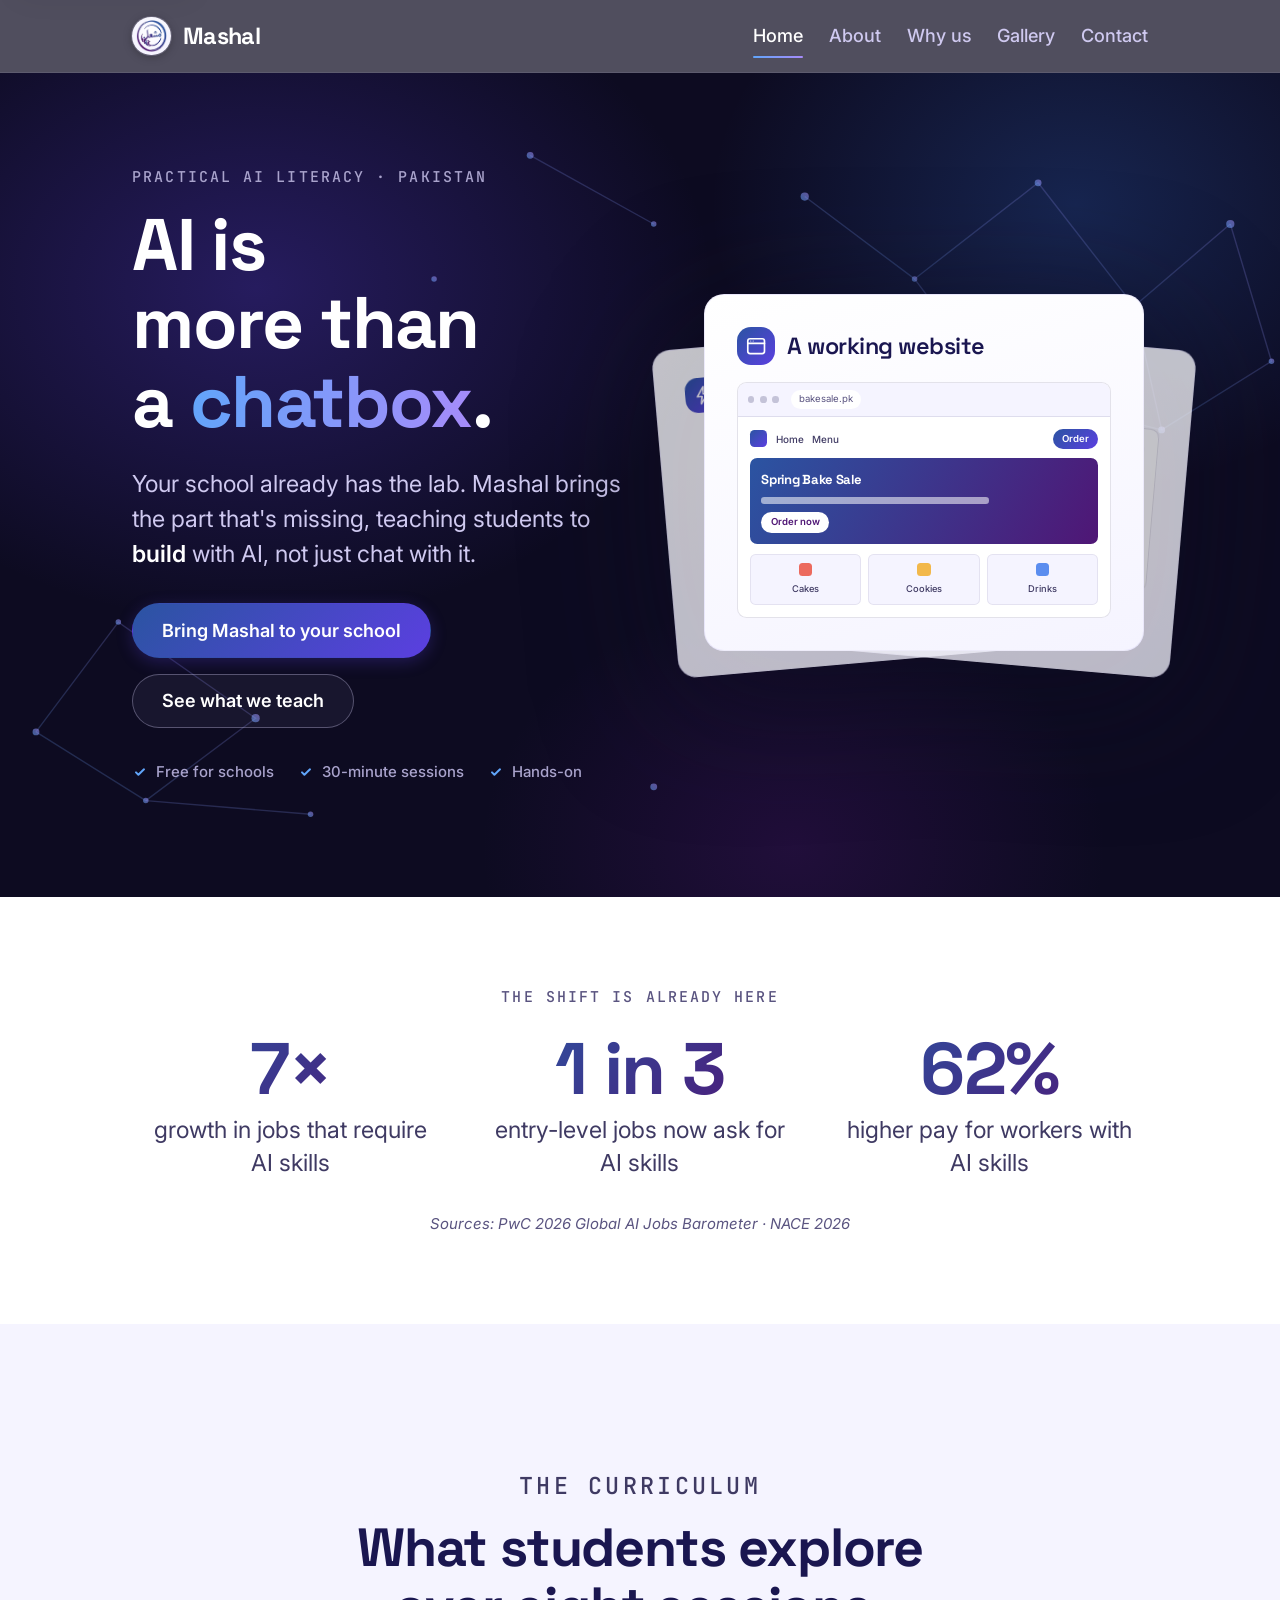
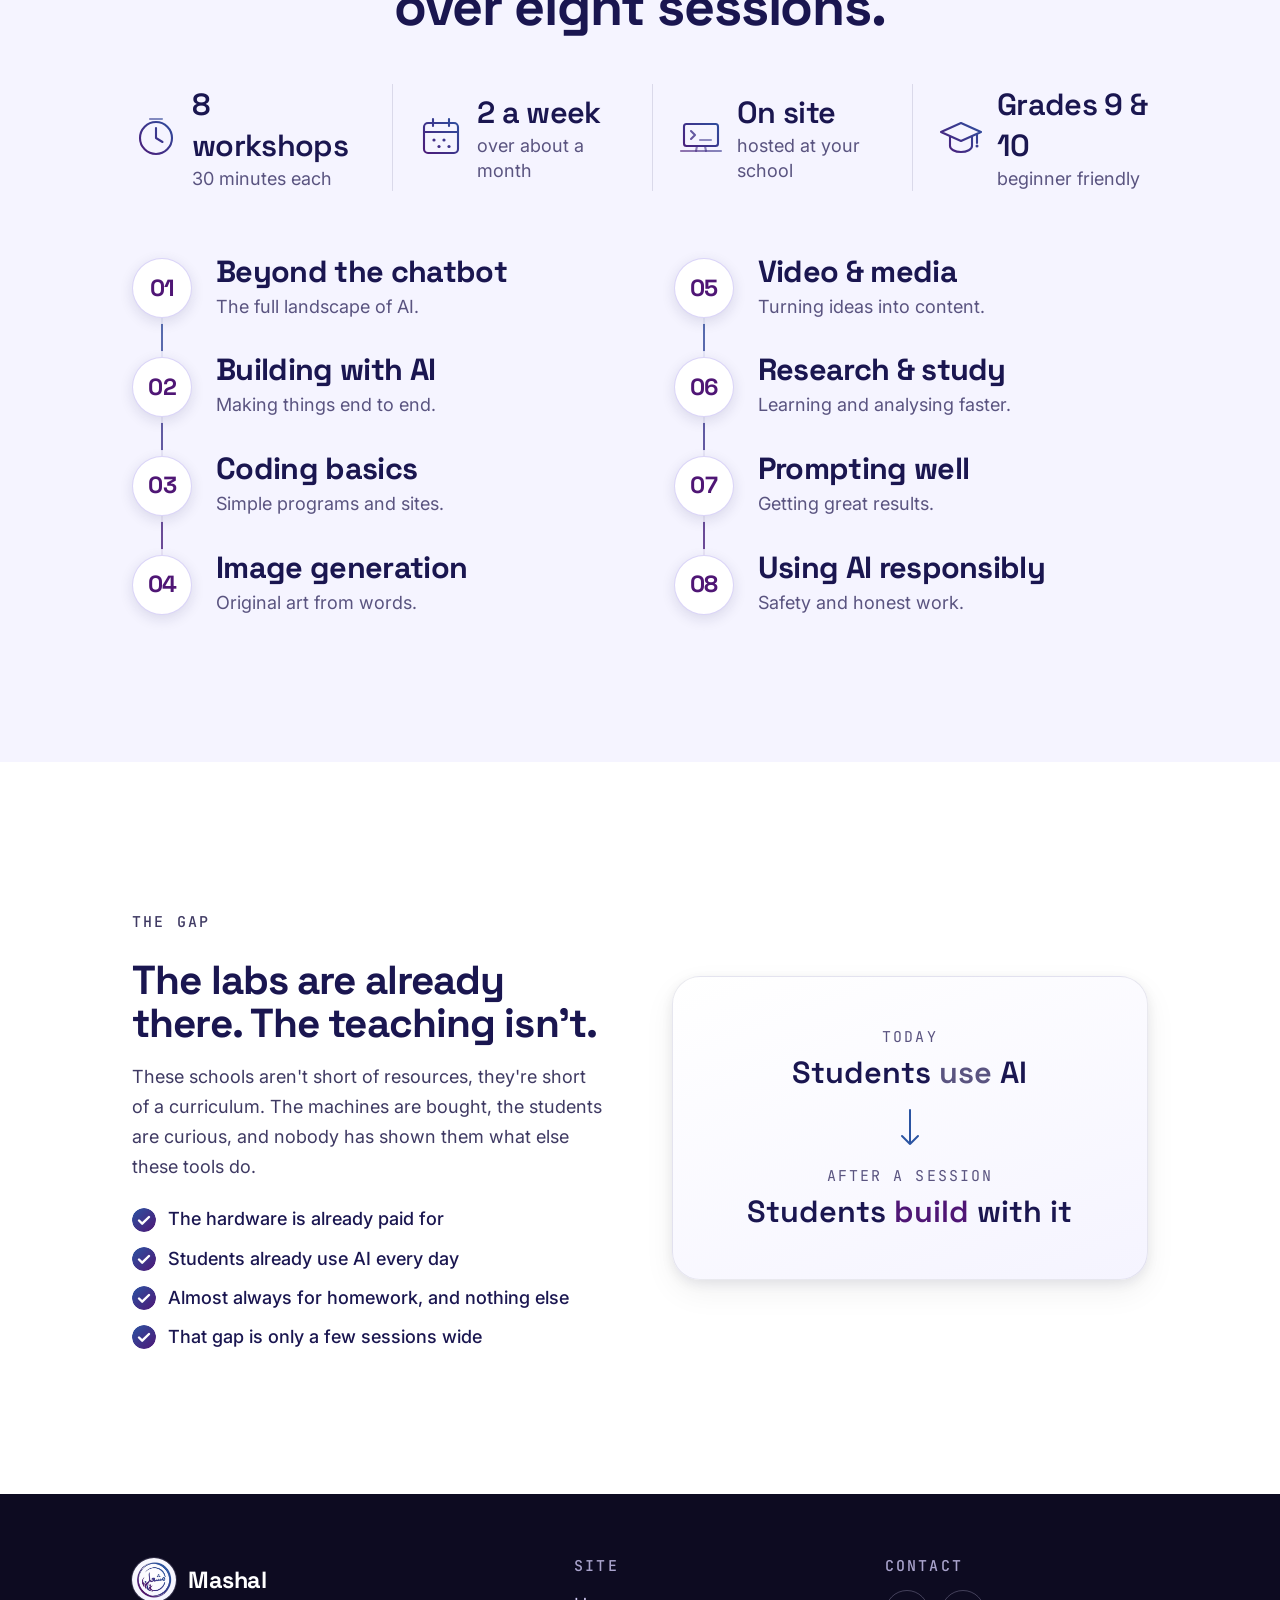
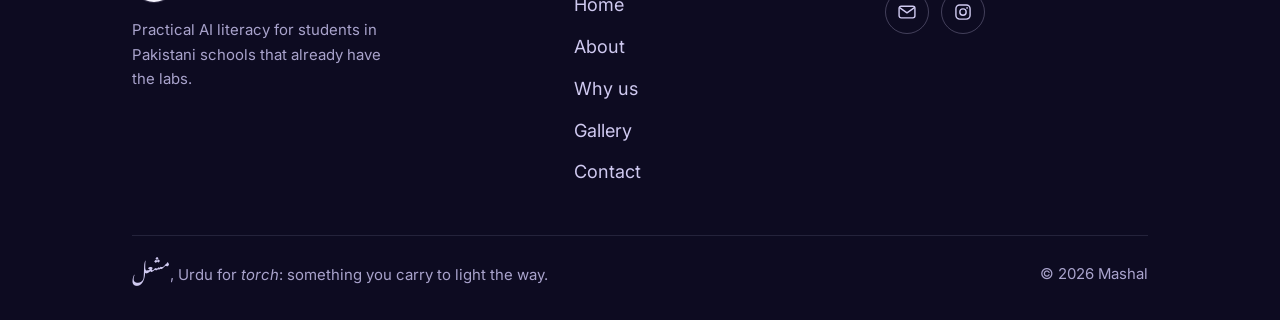
<file: index.html>
<!DOCTYPE html>
<html lang="en" class="no-js">
<head>
<meta charset="utf-8">
<meta name="viewport" content="width=device-width, initial-scale=1">
<title>Mashal: AI is more than a chatbox</title>
<meta name="description" content="Mashal brings practical AI literacy to Pakistani schools. The labs are already there, we bring the teaching that isn't.">
<meta name="theme-color" content="#0D0B21">
<meta property="og:title" content="Mashal: AI is more than a chatbox">
<meta property="og:description" content="Practical AI literacy for Pakistani school students. The labs are already there, we bring the teaching that isn't.">
<meta property="og:type" content="website">
<meta property="og:image" content="assets/images/logo.png">
<link rel="icon" href="assets/images/logo-transparent.png" type="image/png">

<script>document.documentElement.classList.replace('no-js','js');</script>

<link rel="preconnect" href="https://fonts.googleapis.com">
<link rel="preconnect" href="https://fonts.gstatic.com" crossorigin>
<link rel="stylesheet" href="https://fonts.googleapis.com/css2?family=Space+Grotesk:wght@500;600;700&family=Inter:wght@400;500;600&family=JetBrains+Mono:wght@400;500&family=Noto+Nastaliq+Urdu:wght@400..700&display=swap">

<link rel="stylesheet" href="css/tokens.css">
<link rel="stylesheet" href="css/main.css">
<link rel="stylesheet" href="css/home.css">
</head>
<body>

<a class="skip-link" href="#main">Skip to content</a>

<header class="nav on-dark" id="nav">
  <div class="container nav__inner">
    <a class="nav__brand" href="index.html" aria-label="Mashal home">
      <span class="logo-disc"><img src="assets/images/logo-transparent.png" alt="" width="120" height="120"></span>
      <span class="nav__wordmark">Mashal</span>
    </a>
    <button class="nav__toggle" id="nav-toggle" aria-expanded="false" aria-controls="nav-menu" aria-label="Open menu">
      <span class="nav__toggle-box" aria-hidden="true">
        <span class="nav__toggle-bar"></span><span class="nav__toggle-bar"></span><span class="nav__toggle-bar"></span>
      </span>
    </button>
    <nav class="nav__menu" id="nav-menu" aria-label="Main">
      <a class="nav__link" href="index.html" aria-current="page">Home</a>
      <a class="nav__link" href="about.html">About</a>
      <a class="nav__link" href="why-us.html">Why us</a>
      <a class="nav__link" href="gallery.html">Gallery</a>
      <a class="nav__link" href="contact.html">Contact</a>
    </nav>
  </div>
</header>

<main id="main">

  <!-- ===================== HERO ===================== -->
  <section class="hero on-dark" id="hero">
    <div class="hero__glow" aria-hidden="true"></div>

    <!-- Constellation: faint node-and-line network in the dark. Reads as "AI"
         and as the brand story, points of light in the dark. Decorative,
         whisper-quiet, and the dots twinkle slowly (not under reduced motion). -->
    <svg class="constellation" viewBox="0 0 1000 600" preserveAspectRatio="xMidYMid slice" aria-hidden="true" focusable="false">
      <defs>
        <linearGradient id="const-grad" x1="0" y1="1" x2="1" y2="0">
          <stop offset="0%" stop-color="#60A5FA"/>
          <stop offset="100%" stop-color="#A78BFA"/>
        </linearGradient>
      </defs>
      <g class="constellation__lines" stroke="url(#const-grad)">
        <path d="M620 90 700 150 790 80 860 170 930 110"/>
        <path d="M700 150 760 230 880 260 860 170"/>
        <path d="M880 260 960 210 930 110"/>
        <path d="M60 480 140 530 220 470 120 400 60 480"/>
        <path d="M140 530 260 540"/>
        <path d="M420 60 510 110"/>
      </g>
      <g class="constellation__dots" fill="url(#const-grad)">
        <circle class="tw tw--1" cx="620" cy="90" r="3"/>
        <circle cx="700" cy="150" r="2"/>
        <circle class="tw tw--2" cx="790" cy="80" r="2.5"/>
        <circle cx="860" cy="170" r="2"/>
        <circle class="tw tw--3" cx="930" cy="110" r="3"/>
        <circle cx="760" cy="230" r="2"/>
        <circle class="tw tw--2" cx="880" cy="260" r="2.5"/>
        <circle cx="960" cy="210" r="2"/>
        <circle class="tw tw--1" cx="60" cy="480" r="2.5"/>
        <circle cx="140" cy="530" r="2"/>
        <circle class="tw tw--3" cx="220" cy="470" r="3"/>
        <circle cx="120" cy="400" r="2"/>
        <circle cx="260" cy="540" r="2"/>
        <circle class="tw tw--2" cx="420" cy="60" r="2.5"/>
        <circle cx="510" cy="110" r="2"/>
        <circle class="tw tw--1" cx="510" cy="520" r="2.5"/>
        <circle class="tw tw--3" cx="350" cy="150" r="2"/>
      </g>
    </svg>

    <div class="container hero__inner">

      <div class="hero__copy">
        <p class="eyebrow hero-seq" data-seq="1">Practical AI literacy · Pakistan</p>
        <h1 class="hero__title hero-seq" data-seq="2">
          AI is more than<br>a <span class="hero__accent">chatbox</span>.
        </h1>
        <p class="hero__lede hero-seq" data-seq="3">
          Your school already has the lab. Mashal brings the part that's missing, 
          teaching students to <strong>build</strong> with AI, not just chat with it.
        </p>
        <div class="hero__actions hero-seq" data-seq="4">
          <a class="btn btn--primary" href="contact.html">Bring Mashal to your school</a>
          <a class="btn btn--secondary" href="#what-we-do">See what we teach</a>
        </div>
        <ul class="hero__trust hero-seq" data-seq="5">
          <li>Free for schools</li>
          <li>30-minute sessions</li>
          <li>Hands-on</li>
        </ul>
      </div>

      <!-- The deck: three cards, the things students walk out having built, 
           take turns at the front of a slowly shuffling hand. Decorative for
           AT (the copy carries the message); a static fanned deck without JS
           or under reduced motion. -->
      <div class="hero__visual" id="hero-visual" aria-hidden="true">
        <div class="deck">
          <div class="deck-card deck-card--a">
            <div class="deck-card__head">
              <span class="deck-card__chip">
                <svg viewBox="0 0 24 24" fill="none" stroke="currentColor" stroke-width="1.8" stroke-linecap="round" stroke-linejoin="round"><rect x="3" y="4" width="18" height="16" rx="2.5"/><path d="M3 9h18"/><circle cx="6.2" cy="6.5" r="0.6" fill="currentColor" stroke="none"/><circle cx="8.8" cy="6.5" r="0.6" fill="currentColor" stroke="none"/></svg>
              </span>
              <span class="deck-card__title">A working website</span>
            </div>
            <!-- A miniature bake-sale landing page inside browser chrome,
                 with real micro-copy so it reads as an actual site. -->
            <div class="deck-card__viz mock mock--site">
              <div class="mock__bar"><i></i><i></i><i></i><span class="mock__url">bakesale.pk</span></div>
              <div class="mock__page">
                <div class="mock__nav">
                  <span class="mock__logo"></span>
                  <span class="mock__navtxt">Home</span>
                  <span class="mock__navtxt">Menu</span>
                  <span class="mock__cta">Order</span>
                </div>
                <div class="mock__hero">
                  <span class="mock__hero-title">Spring Bake Sale</span>
                  <span class="mock__hero-sub"></span>
                  <span class="mock__hero-btn">Order now</span>
                </div>
                <div class="mock__tiles">
                  <span class="mock__tile"><em style="background:#EC6A5E"></em>Cakes</span>
                  <span class="mock__tile"><em style="background:#F2B84B"></em>Cookies</span>
                  <span class="mock__tile"><em style="background:#5B8DEF"></em>Drinks</span>
                </div>
              </div>
            </div>
          </div>

          <div class="deck-card deck-card--b">
            <div class="deck-card__head">
              <span class="deck-card__chip">
                <svg viewBox="0 0 24 24" fill="none" stroke="currentColor" stroke-width="1.8" stroke-linecap="round" stroke-linejoin="round"><path d="M13 2 5.5 13.5H11L9.5 22 18 10.5h-5.5z"/></svg>
              </span>
              <span class="deck-card__title">An automation</span>
            </div>
            <!-- A three-step flow: a form fills a sheet, which sends a mail. -->
            <div class="deck-card__viz mock mock--flow">
              <span class="fnode">
                <svg viewBox="0 0 24 24" fill="none" stroke="currentColor" stroke-width="1.7" stroke-linecap="round" stroke-linejoin="round"><rect x="5" y="3" width="14" height="18" rx="2"/><path d="M8 8h8M8 12h8M8 16h5"/></svg>
              </span>
              <span class="farrow"></span>
              <span class="fnode">
                <svg viewBox="0 0 24 24" fill="none" stroke="currentColor" stroke-width="1.7" stroke-linecap="round" stroke-linejoin="round"><rect x="3" y="4" width="18" height="16" rx="2"/><path d="M3 10h18M3 15h18M9 10v10"/></svg>
              </span>
              <span class="farrow"></span>
              <span class="fnode fnode--lit">
                <svg viewBox="0 0 24 24" fill="none" stroke="currentColor" stroke-width="1.7" stroke-linecap="round" stroke-linejoin="round"><rect x="3" y="5" width="18" height="14" rx="2"/><path d="M4 7l8 6 8-6"/></svg>
              </span>
            </div>
          </div>

          <div class="deck-card deck-card--c">
            <div class="deck-card__head">
              <span class="deck-card__chip">
                <svg viewBox="0 0 24 24" fill="none" stroke="currentColor" stroke-width="1.8" stroke-linecap="round" stroke-linejoin="round"><rect x="3" y="4" width="18" height="16" rx="2.5"/><path d="M3 10h18M3 15h18M9.5 10v10"/></svg>
              </span>
              <span class="deck-card__title">A mini-CRM</span>
            </div>
            <!-- A tiny orders table with real names + status, so it reads as
                 an actual CRM rather than a skeleton. -->
            <div class="deck-card__viz mock mock--table">
              <span class="thead">
                <span class="thead__ico">
                  <svg viewBox="0 0 24 24" fill="none" stroke="currentColor" stroke-width="1.8" stroke-linecap="round" stroke-linejoin="round"><circle cx="9" cy="8" r="3.2"/><path d="M3.5 19c0-3 2.5-5 5.5-5s5.5 2 5.5 5"/><path d="M16 5.2a3 3 0 0 1 0 5.6M17.5 19c0-2.3-1-4-2.6-4.6"/></svg>
                </span>
                <span class="thead__title">Orders</span>
                <span class="thead__add">+ New</span>
              </span>
              <span class="tcols"><span>Name</span><span>Status</span></span>
              <span class="trow"><i class="ava ava--1">A</i><span class="nm">Ayesha</span><span class="pill pill--go">Paid</span></span>
              <span class="trow"><i class="ava ava--2">B</i><span class="nm">Bilal</span><span class="pill pill--wait">Pending</span></span>
              <span class="trow"><i class="ava ava--3">S</i><span class="nm">Sara</span><span class="pill pill--go">Paid</span></span>
            </div>
          </div>
        </div>
      </div>

    </div>
  </section>

  <!-- ===================== THE SHIFT (stats) ===================== -->
  <!-- Industry stats from the one-pager. These are cited third-party figures
       (PwC / NACE), not Mashal results, the source line is part of the deal. -->
  <section class="section section--white on-light stats" id="the-shift">
    <div class="container">
      <p class="eyebrow stats__eyebrow reveal">The shift is already here</p>
      <div class="stats__grid">
        <div class="stat reveal">
          <span class="stat__num">7×</span>
          <p class="stat__label">growth in jobs that require AI skills</p>
        </div>
        <div class="stat reveal d1">
          <span class="stat__num">1 in 3</span>
          <p class="stat__label">entry-level jobs now ask for AI skills</p>
        </div>
        <div class="stat reveal d2">
          <span class="stat__num">62%</span>
          <p class="stat__label">higher pay for workers with AI skills</p>
        </div>
      </div>
      <p class="stats__src reveal d3">Sources: PwC 2026 Global AI Jobs Barometer · NACE 2026</p>
    </div>
  </section>

  <!-- ===================== THE CURRICULUM ===================== -->
  <section class="section section--tint on-light" id="what-we-do">
    <div class="container">
      <div class="section-head reveal">
        <p class="eyebrow">The curriculum</p>
        <h2>What students explore over eight sessions.</h2>
      </div>

      <!-- The programme at a glance, four facts as a plain strip, no cards. -->
      <ul class="facts reveal">
        <li class="fact">
          <img class="fact__icon" src="assets/icons/clock.svg" alt="" width="48" height="48">
          <span class="fact__body"><strong>8 workshops</strong><span>30 minutes each</span></span>
        </li>
        <li class="fact">
          <img class="fact__icon" src="assets/icons/calendar.svg" alt="" width="48" height="48">
          <span class="fact__body"><strong>2 a week</strong><span>over about a month</span></span>
        </li>
        <li class="fact">
          <img class="fact__icon" src="assets/icons/lab.svg" alt="" width="48" height="48">
          <span class="fact__body"><strong>On site</strong><span>hosted at your school</span></span>
        </li>
        <li class="fact">
          <img class="fact__icon" src="assets/icons/grades.svg" alt="" width="48" height="48">
          <span class="fact__body"><strong>Grades 9 &amp; 10</strong><span>beginner friendly</span></span>
        </li>
      </ul>

      <!-- The eight sessions on two lit rails, the site's station language,
           not tiles. A genuine sequence, so the numbers earn their place. -->
      <div class="syllabus">
        <ol class="srail" start="1">
          <li class="srail__item reveal">
            <span class="srail__marker" aria-hidden="true">01</span>
            <div class="srail__text"><h3>Beyond the chatbot</h3><p>The full landscape of AI.</p></div>
          </li>
          <li class="srail__item reveal d1">
            <span class="srail__marker" aria-hidden="true">02</span>
            <div class="srail__text"><h3>Building with AI</h3><p>Making things end to end.</p></div>
          </li>
          <li class="srail__item reveal d2">
            <span class="srail__marker" aria-hidden="true">03</span>
            <div class="srail__text"><h3>Coding basics</h3><p>Simple programs and sites.</p></div>
          </li>
          <li class="srail__item reveal d3">
            <span class="srail__marker" aria-hidden="true">04</span>
            <div class="srail__text"><h3>Image generation</h3><p>Original art from words.</p></div>
          </li>
        </ol>
        <ol class="srail" start="5">
          <li class="srail__item reveal d1">
            <span class="srail__marker" aria-hidden="true">05</span>
            <div class="srail__text"><h3>Video &amp; media</h3><p>Turning ideas into content.</p></div>
          </li>
          <li class="srail__item reveal d2">
            <span class="srail__marker" aria-hidden="true">06</span>
            <div class="srail__text"><h3>Research &amp; study</h3><p>Learning and analysing faster.</p></div>
          </li>
          <li class="srail__item reveal d3">
            <span class="srail__marker" aria-hidden="true">07</span>
            <div class="srail__text"><h3>Prompting well</h3><p>Getting great results.</p></div>
          </li>
          <li class="srail__item reveal d4">
            <span class="srail__marker" aria-hidden="true">08</span>
            <div class="srail__text"><h3>Using AI responsibly</h3><p>Safety and honest work.</p></div>
          </li>
        </ol>
      </div>
    </div>
  </section>

  <!-- ===================== THE GAP (short, split) ===================== -->
  <section class="section section--white on-light" id="why">
    <div class="container split">
      <div class="split__copy reveal">
        <p class="eyebrow">The gap</p>
        <h2>The labs are already there. The teaching isn't.</h2>
        <p>
          These schools aren't short of resources, they're short of a curriculum.
          The machines are bought, the students are curious, and nobody has shown
          them what else these tools do.
        </p>
        <ul class="ticks">
          <li>The hardware is already paid for</li>
          <li>Students already use AI every day</li>
          <li>Almost always for homework, and nothing else</li>
          <li>That gap is only a few sessions wide</li>
        </ul>
      </div>

      <!-- The two states this whole project is about moving between. A
           structural device that encodes something true, not decoration. -->
      <div class="split__visual reveal d1">
        <div class="shift">
          <div class="shift__row shift__row--from">
            <span class="shift__label">Today</span>
            <span class="shift__value">Students <em>use</em> AI</span>
          </div>
          <span class="shift__arrow" aria-hidden="true">
            <svg viewBox="0 0 24 40" fill="none">
              <path d="M12 2v34M4 28l8 8 8-8" stroke="currentColor" stroke-width="2"
                    stroke-linecap="round" stroke-linejoin="round"/>
            </svg>
          </span>
          <div class="shift__row shift__row--to">
            <span class="shift__label">After a session</span>
            <span class="shift__value">Students <em>build</em> with it</span>
          </div>
        </div>
      </div>
    </div>
  </section>

</main>

<footer class="footer on-dark">
  <div class="container">
    <div class="footer__grid">
      <div>
        <a class="footer__brand" href="index.html" aria-label="Mashal home">
          <span class="logo-disc"><img src="assets/images/logo-transparent.png" alt="" width="120" height="120"></span>
          <span class="footer__wordmark">Mashal</span>
        </a>
        <p class="footer__blurb">Practical AI literacy for students in Pakistani schools that already have the labs.</p>
      </div>
      <nav aria-label="Footer">
        <h2 class="footer__heading">Site</h2>
        <ul class="footer__list">
          <li><a href="index.html">Home</a></li>
          <li><a href="about.html">About</a></li>
          <li><a href="why-us.html">Why us</a></li>
          <li><a href="gallery.html">Gallery</a></li>
          <li><a href="contact.html">Contact</a></li>
        </ul>
      </nav>
      <div>
        <h2 class="footer__heading">Contact</h2>
        <!-- Real contact links. -->
        <div class="footer__social">
          <a class="footer__social-btn" href="https://mail.google.com/mail/?view=cm&fs=1&to=contact.mashal.ai@gmail.com" target="_blank" rel="noopener" aria-label="Email Mashal (opens Gmail compose)" title="contact.mashal.ai@gmail.com">
            <svg viewBox="0 0 24 24" fill="none" aria-hidden="true"><rect x="2.5" y="5" width="19" height="14" rx="2.5" stroke="currentColor" stroke-width="1.7"/><path d="M3.5 7l8.5 6 8.5-6" stroke="currentColor" stroke-width="1.7" stroke-linecap="round" stroke-linejoin="round"/></svg>
          </a>
          <a class="footer__social-btn" href="https://www.instagram.com/mashal_ai/" target="_blank" rel="noopener" aria-label="Mashal on Instagram" title="@mashal_ai">
            <svg viewBox="0 0 24 24" fill="none" aria-hidden="true"><rect x="3.5" y="3.5" width="17" height="17" rx="4.5" stroke="currentColor" stroke-width="1.7"/><circle cx="12" cy="12" r="3.8" stroke="currentColor" stroke-width="1.7"/><circle cx="16.9" cy="7.1" r="1" fill="currentColor"/></svg>
          </a>
        </div>
      </div>
    </div>
    <div class="footer__bottom">
      <p class="footer__meaning">
        <span class="urdu" lang="ur">مشعل</span>, Urdu for <em>torch</em>: something you carry to light the way.
      </p>
      <p>&copy; 2026 Mashal</p>
    </div>
  </div>
</footer>

<script src="js/nav.js" defer></script>
<script src="js/scroll-reveal.js" defer></script>
<script src="js/ring-animation.js" defer></script>
</body>
</html>
</file>
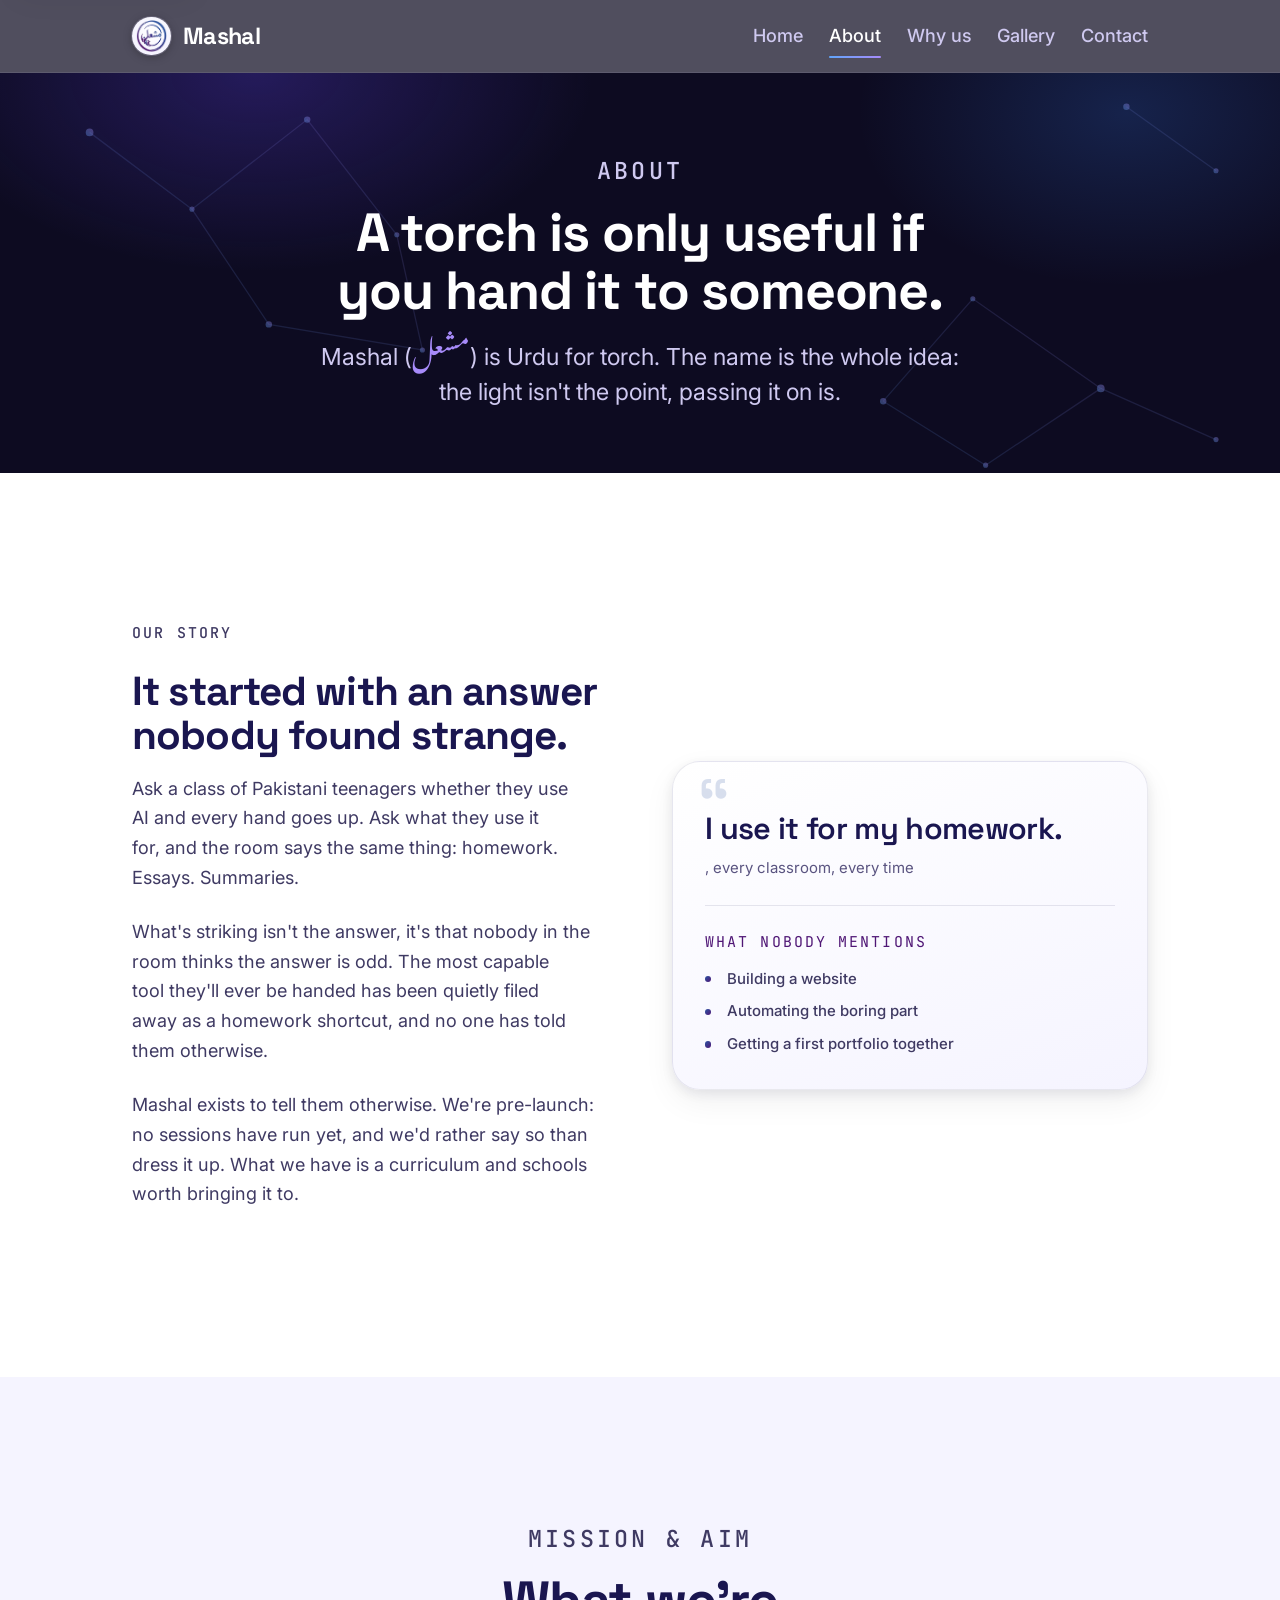
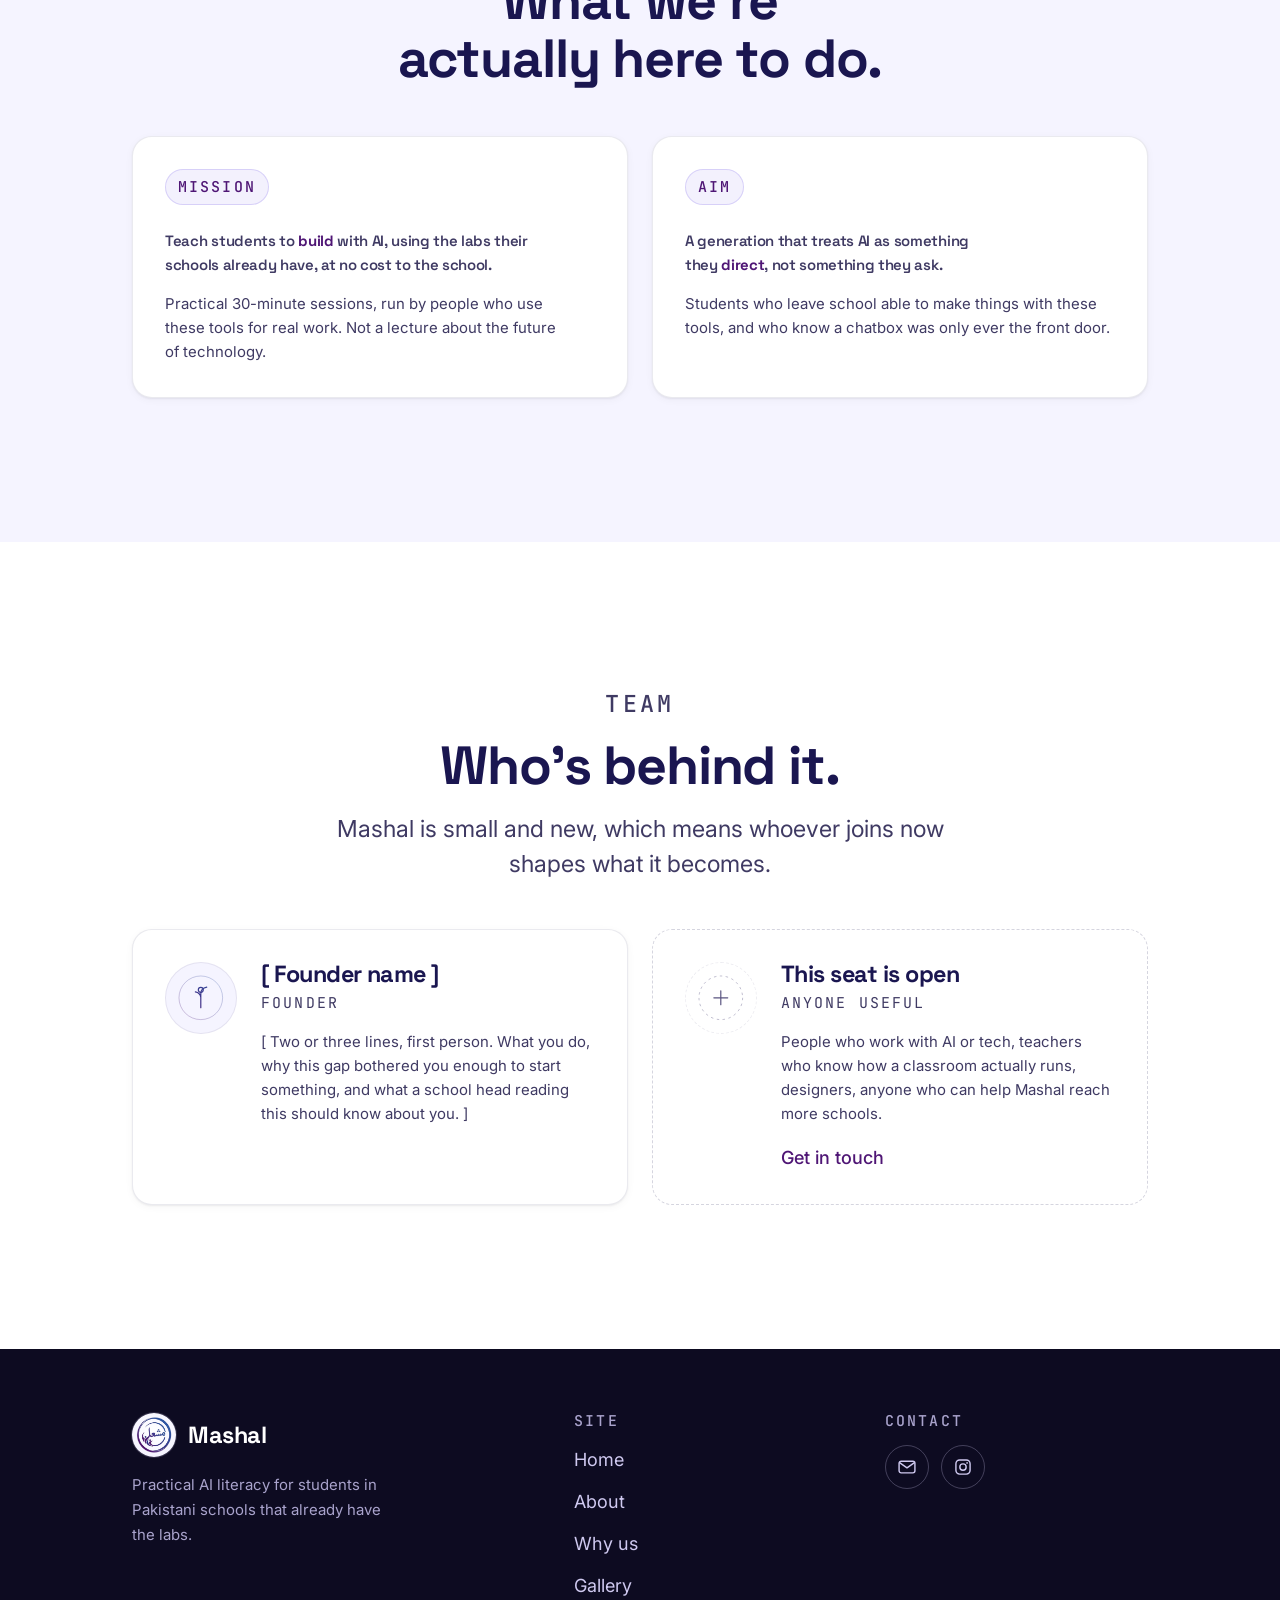
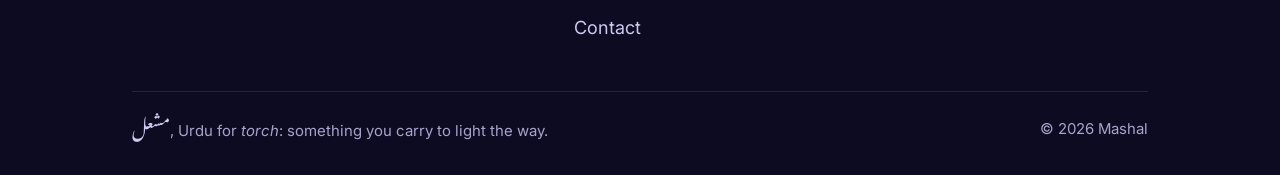
<file: about.html>
<!DOCTYPE html>
<html lang="en" class="no-js">
<head>
<meta charset="utf-8">
<meta name="viewport" content="width=device-width, initial-scale=1">
<title>About | Mashal</title>
<meta name="description" content="Why Mashal was started, what it's for, and who's behind it. Practical AI literacy for Pakistani schools.">
<meta name="theme-color" content="#0D0B21">
<meta property="og:title" content="About | Mashal">
<meta property="og:description" content="Why Mashal was started, what it's for, and who's behind it.">
<meta property="og:type" content="website">
<meta property="og:image" content="assets/images/logo.png">
<link rel="icon" href="assets/images/logo-transparent.png" type="image/png">

<script>document.documentElement.classList.replace('no-js','js');</script>

<link rel="preconnect" href="https://fonts.googleapis.com">
<link rel="preconnect" href="https://fonts.gstatic.com" crossorigin>
<link rel="stylesheet" href="https://fonts.googleapis.com/css2?family=Space+Grotesk:wght@500;600;700&family=Inter:wght@400;500;600&family=JetBrains+Mono:wght@400;500&family=Noto+Nastaliq+Urdu:wght@400..700&display=swap">

<link rel="stylesheet" href="css/tokens.css">
<link rel="stylesheet" href="css/main.css">
<link rel="stylesheet" href="css/about.css">
</head>
<body>

<a class="skip-link" href="#main">Skip to content</a>

<header class="nav on-dark" id="nav">
  <div class="container nav__inner">
    <a class="nav__brand" href="index.html" aria-label="Mashal home">
      <span class="logo-disc"><img src="assets/images/logo-transparent.png" alt="" width="120" height="120"></span>
      <span class="nav__wordmark">Mashal</span>
    </a>
    <button class="nav__toggle" id="nav-toggle" aria-expanded="false" aria-controls="nav-menu" aria-label="Open menu">
      <span class="nav__toggle-box" aria-hidden="true">
        <span class="nav__toggle-bar"></span><span class="nav__toggle-bar"></span><span class="nav__toggle-bar"></span>
      </span>
    </button>
    <nav class="nav__menu" id="nav-menu" aria-label="Main">
      <a class="nav__link" href="index.html">Home</a>
      <a class="nav__link" href="about.html" aria-current="page">About</a>
      <a class="nav__link" href="why-us.html">Why us</a>
      <a class="nav__link" href="gallery.html">Gallery</a>
      <a class="nav__link" href="contact.html">Contact</a>
    </nav>
  </div>
</header>

<main id="main">

  <!-- ===================== PAGE HERO ===================== -->
  <section class="page-hero on-dark">
    <svg class="constellation constellation--soft" viewBox="0 0 1000 400" preserveAspectRatio="xMidYMid slice" aria-hidden="true" focusable="false">
      <defs>
        <linearGradient id="const-grad" x1="0" y1="1" x2="1" y2="0">
          <stop offset="0%" stop-color="#60A5FA"/>
          <stop offset="100%" stop-color="#A78BFA"/>
        </linearGradient>
      </defs>
      <g class="constellation__lines" stroke="url(#const-grad)">
        <path d="M70 90 150 150 240 80 310 170"/>
        <path d="M150 150 210 240 330 260 310 170"/>
        <path d="M690 300 770 350 860 290 760 220 690 300"/>
        <path d="M860 290 950 330"/>
        <path d="M880 70 950 120"/>
      </g>
      <g class="constellation__dots" fill="url(#const-grad)">
        <circle class="tw tw--1" cx="70" cy="90" r="3"/>
        <circle cx="150" cy="150" r="2"/>
        <circle class="tw tw--2" cx="240" cy="80" r="2.5"/>
        <circle cx="310" cy="170" r="2"/>
        <circle class="tw tw--3" cx="210" cy="240" r="2.5"/>
        <circle cx="330" cy="260" r="2"/>
        <circle class="tw tw--1" cx="690" cy="300" r="2.5"/>
        <circle cx="770" cy="350" r="2"/>
        <circle class="tw tw--2" cx="860" cy="290" r="3"/>
        <circle cx="760" cy="220" r="2"/>
        <circle cx="950" cy="330" r="2"/>
        <circle class="tw tw--3" cx="880" cy="70" r="2.5"/>
        <circle class="tw tw--1" cx="950" cy="120" r="2"/>
      </g>
    </svg>
    <div class="container">
      <p class="eyebrow reveal">About</p>
      <h1 class="reveal d1">A torch is only useful if you hand it to someone.</h1>
      <p class="reveal d2">
        Mashal (<span class="urdu" lang="ur">مشعل</span>) is Urdu for torch. The name is the
        whole idea: the light isn't the point, passing it on is.
      </p>
    </div>
  </section>

  <!-- ===================== OUR STORY (split) ===================== -->
  <section class="section section--white on-light" id="story">
    <div class="container split">
      <div class="split__copy reveal">
        <p class="eyebrow">Our story</p>
        <h2>It started with an answer nobody found strange.</h2>
        <!-- TODO(pre-launch): worth rewriting in the founder's own first-person
             voice, a specific memory will land harder than a general one. -->
        <p>
          Ask a class of Pakistani teenagers whether they use AI and every hand
          goes up. Ask what they use it for, and the room says the same thing:
          homework. Essays. Summaries.
        </p>
        <p>
          What's striking isn't the answer, it's that nobody in the room thinks
          the answer is odd. The most capable tool they'll ever be handed has been
          quietly filed away as a homework shortcut, and no one has told them
          otherwise.
        </p>
        <p>
          Mashal exists to tell them otherwise. We're pre-launch: no sessions have
          run yet, and we'd rather say so than dress it up. What we have is a
          curriculum and schools worth bringing it to.
        </p>
      </div>

      <div class="split__visual reveal d1">
        <div class="quote-card">
          <span class="quote-card__mark" aria-hidden="true">“</span>
          <p class="quote-card__text">I use it for my homework.</p>
          <p class="quote-card__attr">,  every classroom, every time</p>
          <div class="quote-card__foot">
            <span class="quote-card__foot-label">What nobody mentions</span>
            <ul class="quote-card__list">
              <li>Building a website</li>
              <li>Automating the boring part</li>
              <li>Getting a first portfolio together</li>
            </ul>
          </div>
        </div>
      </div>
    </div>
  </section>

  <!-- ===================== MISSION & AIM ===================== -->
  <section class="section section--tint on-light" id="mission">
    <div class="container">
      <div class="section-head reveal">
        <p class="eyebrow">Mission &amp; aim</p>
        <h2>What we're actually here to do.</h2>
      </div>

      <div class="grid grid--2">
        <article class="mv card reveal">
          <span class="mv__tag">Mission</span>
          <p class="mv__statement">
            Teach students to <strong>build</strong> with AI, using the labs their
            schools already have, at no cost to the school.
          </p>
          <p class="mv__support">
            Practical 30-minute sessions, run by people who use these tools for real
            work. Not a lecture about the future of technology.
          </p>
        </article>

        <article class="mv card reveal d1">
          <span class="mv__tag">Aim</span>
          <p class="mv__statement">
            A generation that treats AI as something they <strong>direct</strong>,
            not something they ask.
          </p>
          <p class="mv__support">
            Students who leave school able to make things with these tools, and who
            know a chatbox was only ever the front door.
          </p>
        </article>
      </div>

    </div>
  </section>

  <!-- ===================== TEAM ===================== -->
  <section class="section section--white on-light" id="team">
    <div class="container">
      <div class="section-head reveal">
        <p class="eyebrow">Team</p>
        <h2>Who's behind it.</h2>
        <p>Mashal is small and new, which means whoever joins now shapes what it becomes.</p>
      </div>

      <div class="grid grid--2 team">
        <!-- TODO(pre-launch): swap the monogram for a real photo
             (<img class="team__photo" src="assets/images/founder.jpg" alt="">) and
             fill in the name and bio. Left as an obvious placeholder rather than
             invented, CONTEXT.md rules out fabricating team details. -->
        <article class="card team__card reveal">
          <span class="team__avatar" aria-hidden="true">
            <svg viewBox="0 0 96 96" fill="none">
              <defs>
                <linearGradient id="mono-grad" x1="8" y1="88" x2="88" y2="8" gradientUnits="userSpaceOnUse">
                  <stop offset="0" stop-color="#4F1675"/><stop offset="1" stop-color="#2B54A2"/>
                </linearGradient>
              </defs>
              <circle cx="48" cy="48" r="44" stroke="url(#mono-grad)" stroke-width="1.5" opacity="0.35"/>
              <path d="M48 68V40M48 40c0-7 4.8-12 12-13.4M48 47c-.8-5.8-4.6-9.6-11-10.8"
                    stroke="url(#mono-grad)" stroke-width="2.4" stroke-linecap="round" stroke-linejoin="round"/>
              <circle cx="48" cy="32" r="5" stroke="url(#mono-grad)" stroke-width="2.4"/>
            </svg>
          </span>
          <div class="team__body">
            <h3>[ Founder name ]</h3>
            <p class="team__role">Founder</p>
            <p>
              [ Two or three lines, first person. What you do, why this gap bothered you
              enough to start something, and what a school head reading this should know
              about you. ]
            </p>
          </div>
        </article>

        <article class="card team__card team__card--open reveal d1">
          <span class="team__avatar team__avatar--open" aria-hidden="true">
            <svg viewBox="0 0 96 96" fill="none">
              <circle cx="48" cy="48" r="44" stroke="currentColor" stroke-width="1.5" stroke-dasharray="5 7" opacity="0.5"/>
              <path d="M48 34v28M34 48h28" stroke="currentColor" stroke-width="2.4" stroke-linecap="round"/>
            </svg>
          </span>
          <div class="team__body">
            <h3>This seat is open</h3>
            <p class="team__role">Anyone useful</p>
            <p>
              People who work with AI or tech, teachers who know how a classroom actually
              runs, designers, anyone who can help Mashal reach more schools.
            </p>
            <a class="link" href="contact.html">Get in touch</a>
          </div>
        </article>
      </div>
    </div>
  </section>

</main>

<footer class="footer on-dark">
  <div class="container">
    <div class="footer__grid">
      <div>
        <a class="footer__brand" href="index.html" aria-label="Mashal home">
          <span class="logo-disc"><img src="assets/images/logo-transparent.png" alt="" width="120" height="120"></span>
          <span class="footer__wordmark">Mashal</span>
        </a>
        <p class="footer__blurb">Practical AI literacy for students in Pakistani schools that already have the labs.</p>
      </div>
      <nav aria-label="Footer">
        <h2 class="footer__heading">Site</h2>
        <ul class="footer__list">
          <li><a href="index.html">Home</a></li>
          <li><a href="about.html">About</a></li>
          <li><a href="why-us.html">Why us</a></li>
          <li><a href="gallery.html">Gallery</a></li>
          <li><a href="contact.html">Contact</a></li>
        </ul>
      </nav>
      <div>
        <h2 class="footer__heading">Contact</h2>
        <!-- Real contact links, keep in sync with index.html. -->
        <div class="footer__social">
          <a class="footer__social-btn" href="https://mail.google.com/mail/?view=cm&fs=1&to=contact.mashal.ai@gmail.com" target="_blank" rel="noopener" aria-label="Email Mashal (opens Gmail compose)" title="contact.mashal.ai@gmail.com">
            <svg viewBox="0 0 24 24" fill="none" aria-hidden="true"><rect x="2.5" y="5" width="19" height="14" rx="2.5" stroke="currentColor" stroke-width="1.7"/><path d="M3.5 7l8.5 6 8.5-6" stroke="currentColor" stroke-width="1.7" stroke-linecap="round" stroke-linejoin="round"/></svg>
          </a>
          <a class="footer__social-btn" href="https://www.instagram.com/mashal_ai/" target="_blank" rel="noopener" aria-label="Mashal on Instagram" title="@mashal_ai">
            <svg viewBox="0 0 24 24" fill="none" aria-hidden="true"><rect x="3.5" y="3.5" width="17" height="17" rx="4.5" stroke="currentColor" stroke-width="1.7"/><circle cx="12" cy="12" r="3.8" stroke="currentColor" stroke-width="1.7"/><circle cx="16.9" cy="7.1" r="1" fill="currentColor"/></svg>
          </a>
        </div>
      </div>
    </div>
    <div class="footer__bottom">
      <p class="footer__meaning">
        <span class="urdu" lang="ur">مشعل</span>, Urdu for <em>torch</em>: something you carry to light the way.
      </p>
      <p>&copy; 2026 Mashal</p>
    </div>
  </div>
</footer>

<script src="js/nav.js" defer></script>
<script src="js/scroll-reveal.js" defer></script>
</body>
</html>
</file>
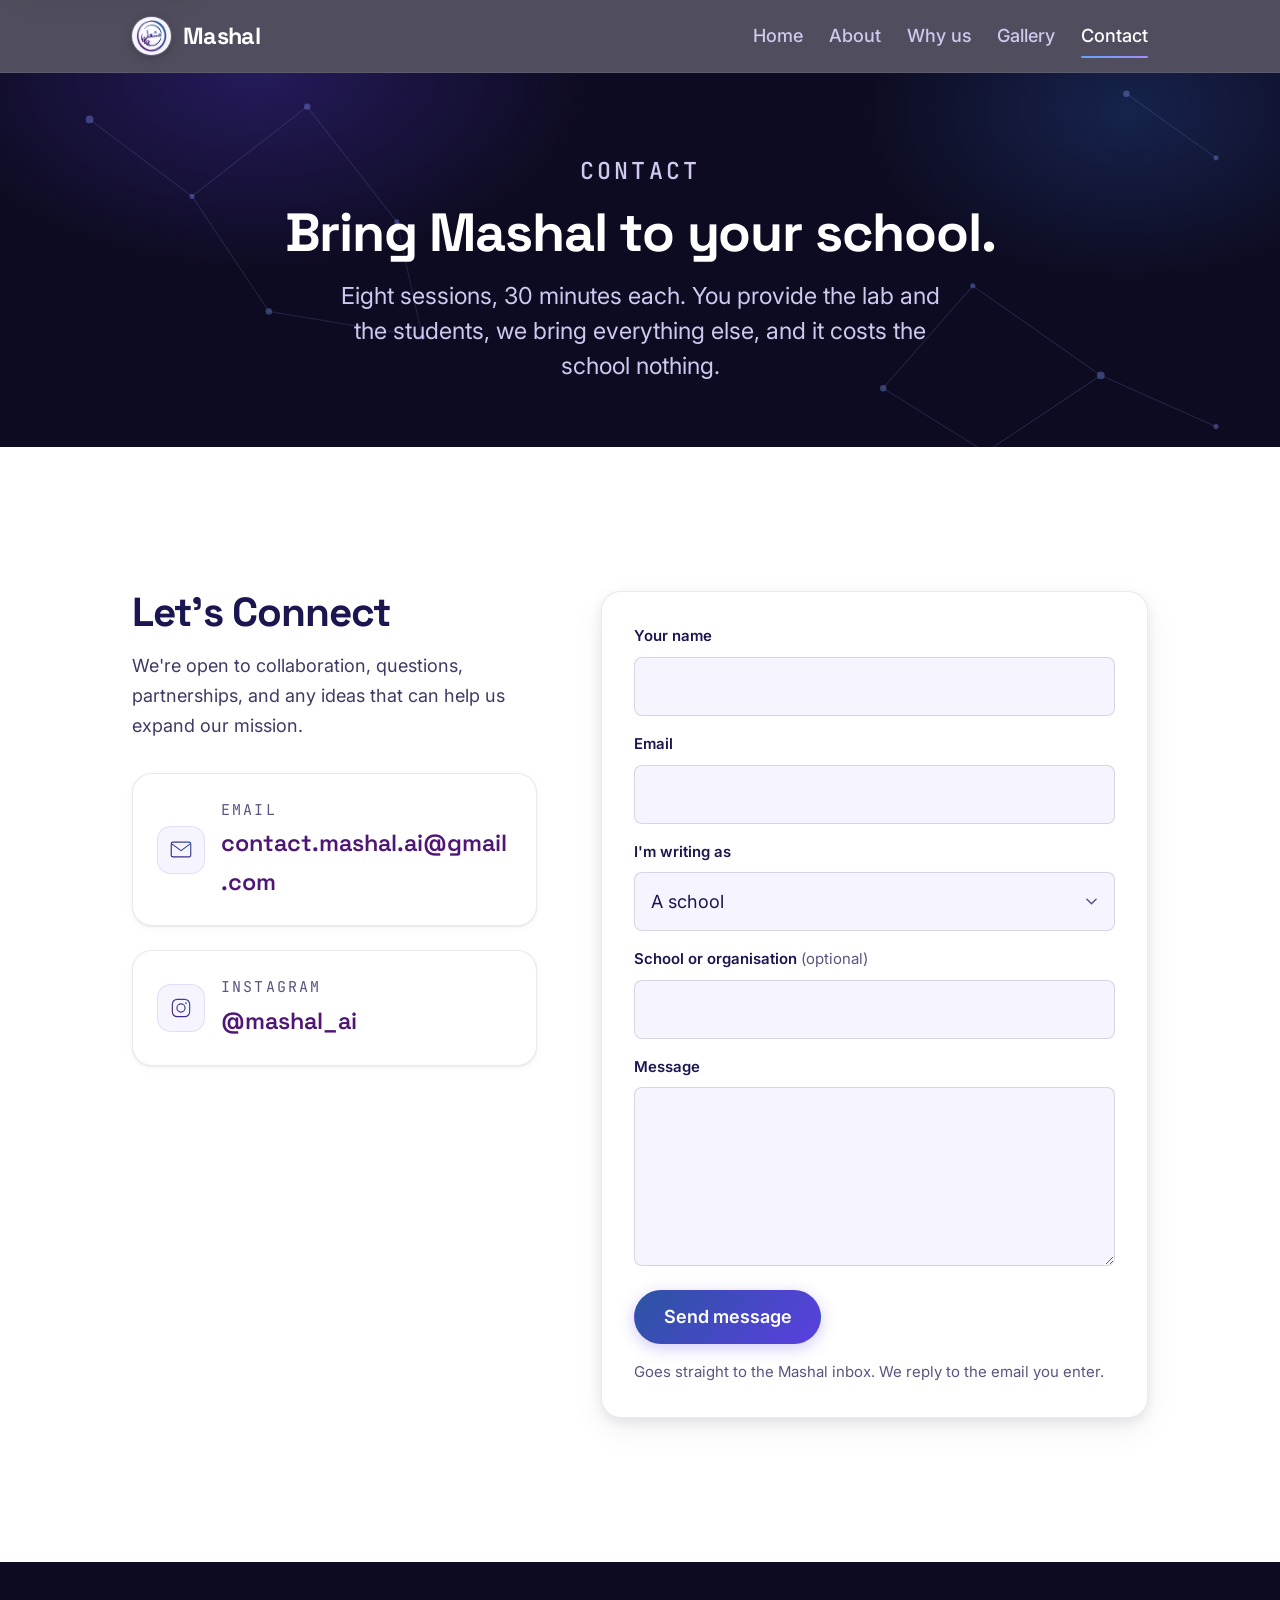
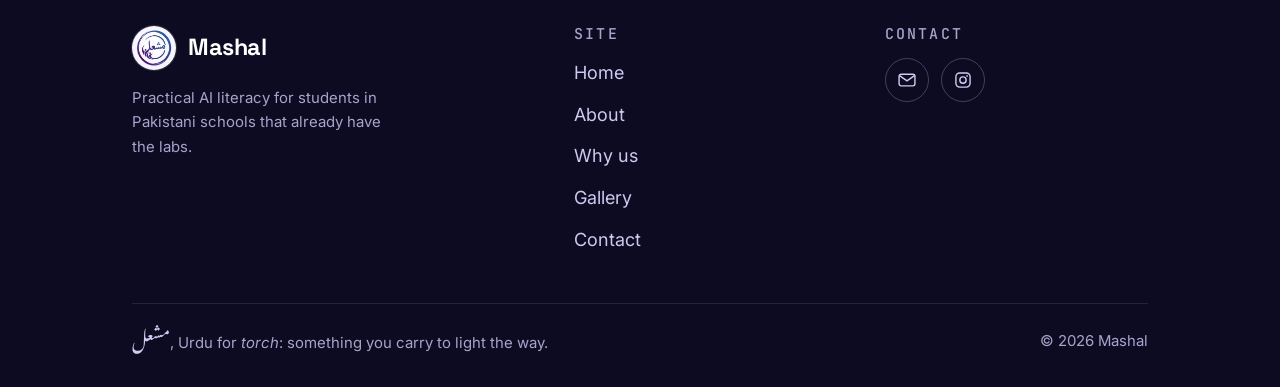
<file: contact.html>
<!DOCTYPE html>
<html lang="en" class="no-js">
<head>
<meta charset="utf-8">
<meta name="viewport" content="width=device-width, initial-scale=1">
<title>Bring Mashal to your school | Contact</title>
<meta name="description" content="Book Mashal for your school: eight 30-minute sessions. You provide the lab and students; we bring the curriculum, the instructor and the materials, free.">
<meta name="theme-color" content="#0D0B21">
<meta property="og:title" content="Bring Mashal to your school | Contact">
<meta property="og:description" content="Eight 30-minute sessions. You provide the lab and students, we bring the rest, free.">
<meta property="og:type" content="website">
<meta property="og:image" content="assets/images/logo.png">
<link rel="icon" href="assets/images/logo-transparent.png" type="image/png">

<script>document.documentElement.classList.replace('no-js','js');</script>

<link rel="preconnect" href="https://fonts.googleapis.com">
<link rel="preconnect" href="https://fonts.gstatic.com" crossorigin>
<link rel="stylesheet" href="https://fonts.googleapis.com/css2?family=Space+Grotesk:wght@500;600;700&family=Inter:wght@400;500;600&family=JetBrains+Mono:wght@400;500&family=Noto+Nastaliq+Urdu:wght@400..700&display=swap">

<link rel="stylesheet" href="css/tokens.css">
<link rel="stylesheet" href="css/main.css">
<link rel="stylesheet" href="css/contact.css">
</head>
<body>

<a class="skip-link" href="#main">Skip to content</a>

<header class="nav on-dark" id="nav">
  <div class="container nav__inner">
    <a class="nav__brand" href="index.html" aria-label="Mashal home">
      <span class="logo-disc"><img src="assets/images/logo-transparent.png" alt="" width="120" height="120"></span>
      <span class="nav__wordmark">Mashal</span>
    </a>
    <button class="nav__toggle" id="nav-toggle" aria-expanded="false" aria-controls="nav-menu" aria-label="Open menu">
      <span class="nav__toggle-box" aria-hidden="true">
        <span class="nav__toggle-bar"></span><span class="nav__toggle-bar"></span><span class="nav__toggle-bar"></span>
      </span>
    </button>
    <nav class="nav__menu" id="nav-menu" aria-label="Main">
      <a class="nav__link" href="index.html">Home</a>
      <a class="nav__link" href="about.html">About</a>
      <a class="nav__link" href="why-us.html">Why us</a>
      <a class="nav__link" href="gallery.html">Gallery</a>
      <a class="nav__link" href="contact.html" aria-current="page">Contact</a>
    </nav>
  </div>
</header>

<main id="main">

  <!-- ===================== PAGE HERO ===================== -->
  <section class="page-hero on-dark">
    <svg class="constellation constellation--soft" viewBox="0 0 1000 400" preserveAspectRatio="xMidYMid slice" aria-hidden="true" focusable="false">
      <defs>
        <linearGradient id="const-grad" x1="0" y1="1" x2="1" y2="0">
          <stop offset="0%" stop-color="#60A5FA"/>
          <stop offset="100%" stop-color="#A78BFA"/>
        </linearGradient>
      </defs>
      <g class="constellation__lines" stroke="url(#const-grad)">
        <path d="M70 90 150 150 240 80 310 170"/>
        <path d="M150 150 210 240 330 260 310 170"/>
        <path d="M690 300 770 350 860 290 760 220 690 300"/>
        <path d="M860 290 950 330"/>
        <path d="M880 70 950 120"/>
      </g>
      <g class="constellation__dots" fill="url(#const-grad)">
        <circle class="tw tw--1" cx="70" cy="90" r="3"/>
        <circle cx="150" cy="150" r="2"/>
        <circle class="tw tw--2" cx="240" cy="80" r="2.5"/>
        <circle cx="310" cy="170" r="2"/>
        <circle class="tw tw--3" cx="210" cy="240" r="2.5"/>
        <circle cx="330" cy="260" r="2"/>
        <circle class="tw tw--1" cx="690" cy="300" r="2.5"/>
        <circle cx="770" cy="350" r="2"/>
        <circle class="tw tw--2" cx="860" cy="290" r="3"/>
        <circle cx="760" cy="220" r="2"/>
        <circle cx="950" cy="330" r="2"/>
        <circle class="tw tw--3" cx="880" cy="70" r="2.5"/>
        <circle class="tw tw--1" cx="950" cy="120" r="2"/>
      </g>
    </svg>
    <div class="container">
      <p class="eyebrow reveal">Contact</p>
      <h1 class="reveal d1">Bring Mashal to your school.</h1>
      <p class="reveal d2">
        Eight sessions, 30 minutes each. You provide the lab and the students, 
        we bring everything else, and it costs the school nothing.
      </p>
    </div>
  </section>

  <!-- ===================== FORM ===================== -->
  <section class="section section--white on-light" id="form">
    <div class="container contact">

      <div class="contact__aside reveal">
        <h2>Let's Connect</h2>
        <p class="contact__intro">
          We're open to collaboration, questions, partnerships, and any ideas that can
          help us expand our mission.
        </p>

        <a class="contact__direct" href="https://mail.google.com/mail/?view=cm&fs=1&to=contact.mashal.ai@gmail.com" target="_blank" rel="noopener">
          <span class="contact__direct-icon"><img src="assets/icons/mail.svg" alt="" width="48" height="48"></span>
          <span class="contact__direct-body">
            <span class="contact__direct-label">Email</span>
            <span class="contact__direct-value">contact.mashal.ai@gmail.com</span>
          </span>
        </a>

        <!-- Instagram. -->
        <a class="contact__direct" href="https://www.instagram.com/mashal_ai/" target="_blank" rel="noopener">
          <span class="contact__direct-icon"><img src="assets/icons/instagram.svg" alt="" width="48" height="48"></span>
          <span class="contact__direct-body">
            <span class="contact__direct-label">Instagram</span>
            <span class="contact__direct-value">@mashal_ai</span>
          </span>
        </a>
      </div>

      <!-- Delivered via FormSubmit (formsubmit.co): submissions arrive in the
           Mashal inbox directly, the visitor never leaves the page. form.js
           submits over AJAX for the inline confirmation; without JS the form
           still works as a plain POST to the same service.
           NOTE: delivery starts after the one-time "Activate" email FormSubmit
           sends to the address on first submission. -->
      <form class="form reveal d1" id="contact-form"
            action="https://formsubmit.co/contact.mashal.ai@gmail.com"
            method="post">
        <!-- FormSubmit config: email subject/format, no captcha interstitial
             for the no-JS path, and a honeypot field bots fill but people
             never see (submissions with it filled are dropped). -->
        <input type="hidden" name="_subject" value="New message from the Mashal website">
        <input type="hidden" name="_template" value="table">
        <input type="hidden" name="_captcha" value="false">
        <input type="text" name="_honey" tabindex="-1" autocomplete="off"
               style="display:none" aria-hidden="true">

        <div class="form__row">
          <label class="form__label" for="f-name">Your name</label>
          <input class="form__input" type="text" id="f-name" name="name" autocomplete="name" required>
        </div>

        <div class="form__row">
          <label class="form__label" for="f-email">Email</label>
          <input class="form__input" type="email" id="f-email" name="email" autocomplete="email" required>
        </div>

        <div class="form__row">
          <label class="form__label" for="f-role">I'm writing as</label>
          <select class="form__input form__select" id="f-role" name="role">
            <option value="School">A school</option>
            <option value="Teacher">A teacher</option>
            <option value="Volunteer">A volunteer</option>
            <option value="Parent or student">A parent or student</option>
            <option value="Other">Something else</option>
          </select>
        </div>

        <div class="form__row">
          <label class="form__label" for="f-org">School or organisation <span class="form__optional">(optional)</span></label>
          <input class="form__input" type="text" id="f-org" name="organisation" autocomplete="organization">
        </div>

        <div class="form__row">
          <label class="form__label" for="f-msg">Message</label>
          <textarea class="form__input form__textarea" id="f-msg" name="message" rows="5" required></textarea>
        </div>

        <button class="btn btn--primary form__submit" type="submit">Send message</button>
        <p class="form__note" id="form-note">Goes straight to the Mashal inbox. We reply to the email you enter.</p>
      </form>

    </div>
  </section>

</main>

<footer class="footer on-dark">
  <div class="container">
    <div class="footer__grid">
      <div>
        <a class="footer__brand" href="index.html" aria-label="Mashal home">
          <span class="logo-disc"><img src="assets/images/logo-transparent.png" alt="" width="120" height="120"></span>
          <span class="footer__wordmark">Mashal</span>
        </a>
        <p class="footer__blurb">Practical AI literacy for students in Pakistani schools that already have the labs.</p>
      </div>
      <nav aria-label="Footer">
        <h2 class="footer__heading">Site</h2>
        <ul class="footer__list">
          <li><a href="index.html">Home</a></li>
          <li><a href="about.html">About</a></li>
          <li><a href="why-us.html">Why us</a></li>
          <li><a href="gallery.html">Gallery</a></li>
          <li><a href="contact.html">Contact</a></li>
        </ul>
      </nav>
      <div>
        <h2 class="footer__heading">Contact</h2>
        <!-- Real contact links, keep in sync with index.html. -->
        <div class="footer__social">
          <a class="footer__social-btn" href="https://mail.google.com/mail/?view=cm&fs=1&to=contact.mashal.ai@gmail.com" target="_blank" rel="noopener" aria-label="Email Mashal (opens Gmail compose)" title="contact.mashal.ai@gmail.com">
            <svg viewBox="0 0 24 24" fill="none" aria-hidden="true"><rect x="2.5" y="5" width="19" height="14" rx="2.5" stroke="currentColor" stroke-width="1.7"/><path d="M3.5 7l8.5 6 8.5-6" stroke="currentColor" stroke-width="1.7" stroke-linecap="round" stroke-linejoin="round"/></svg>
          </a>
          <a class="footer__social-btn" href="https://www.instagram.com/mashal_ai/" target="_blank" rel="noopener" aria-label="Mashal on Instagram" title="@mashal_ai">
            <svg viewBox="0 0 24 24" fill="none" aria-hidden="true"><rect x="3.5" y="3.5" width="17" height="17" rx="4.5" stroke="currentColor" stroke-width="1.7"/><circle cx="12" cy="12" r="3.8" stroke="currentColor" stroke-width="1.7"/><circle cx="16.9" cy="7.1" r="1" fill="currentColor"/></svg>
          </a>
        </div>
      </div>
    </div>
    <div class="footer__bottom">
      <p class="footer__meaning">
        <span class="urdu" lang="ur">مشعل</span>, Urdu for <em>torch</em>: something you carry to light the way.
      </p>
      <p>&copy; 2026 Mashal</p>
    </div>
  </div>
</footer>

<script src="js/nav.js" defer></script>
<script src="js/scroll-reveal.js" defer></script>
<script src="js/form.js" defer></script>
</body>
</html>
</file>
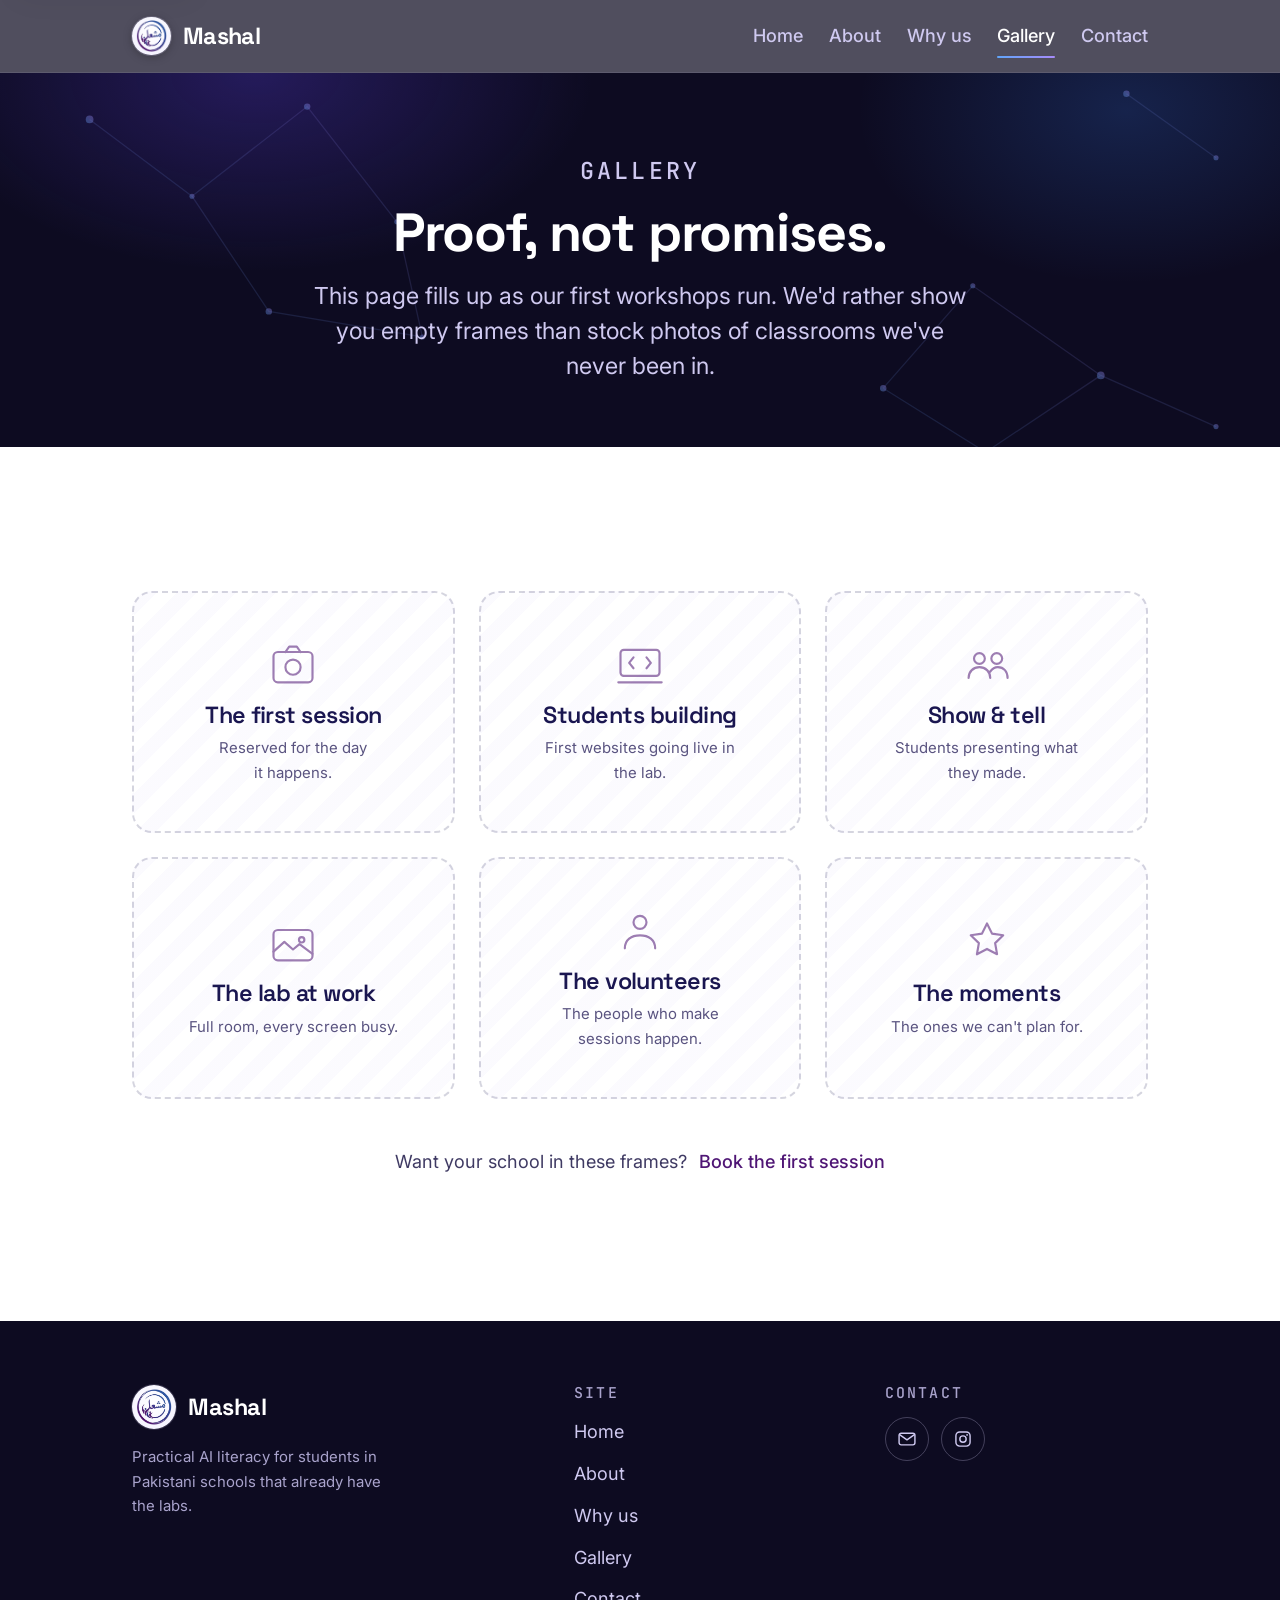
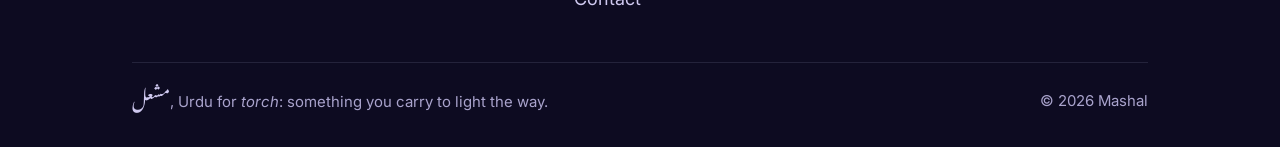
<file: gallery.html>
<!DOCTYPE html>
<html lang="en" class="no-js">
<head>
<meta charset="utf-8">
<meta name="viewport" content="width=device-width, initial-scale=1">
<title>Gallery | Mashal</title>
<meta name="description" content="Photos from Mashal's workshops in Pakistani school labs, this page fills up as our first sessions run.">
<meta name="theme-color" content="#0D0B21">
<meta property="og:title" content="Gallery | Mashal">
<meta property="og:description" content="Photos from Mashal's workshops, filling up as our first sessions run.">
<meta property="og:type" content="website">
<meta property="og:image" content="assets/images/logo.png">
<link rel="icon" href="assets/images/logo-transparent.png" type="image/png">

<script>document.documentElement.classList.replace('no-js','js');</script>

<link rel="preconnect" href="https://fonts.googleapis.com">
<link rel="preconnect" href="https://fonts.gstatic.com" crossorigin>
<link rel="stylesheet" href="https://fonts.googleapis.com/css2?family=Space+Grotesk:wght@500;600;700&family=Inter:wght@400;500;600&family=JetBrains+Mono:wght@400;500&family=Noto+Nastaliq+Urdu:wght@400..700&display=swap">

<link rel="stylesheet" href="css/tokens.css">
<link rel="stylesheet" href="css/main.css">
<link rel="stylesheet" href="css/gallery.css">
</head>
<body>

<a class="skip-link" href="#main">Skip to content</a>

<header class="nav on-dark" id="nav">
  <div class="container nav__inner">
    <a class="nav__brand" href="index.html" aria-label="Mashal home">
      <span class="logo-disc"><img src="assets/images/logo-transparent.png" alt="" width="120" height="120"></span>
      <span class="nav__wordmark">Mashal</span>
    </a>
    <button class="nav__toggle" id="nav-toggle" aria-expanded="false" aria-controls="nav-menu" aria-label="Open menu">
      <span class="nav__toggle-box" aria-hidden="true">
        <span class="nav__toggle-bar"></span><span class="nav__toggle-bar"></span><span class="nav__toggle-bar"></span>
      </span>
    </button>
    <nav class="nav__menu" id="nav-menu" aria-label="Main">
      <a class="nav__link" href="index.html">Home</a>
      <a class="nav__link" href="about.html">About</a>
      <a class="nav__link" href="why-us.html">Why us</a>
      <a class="nav__link" href="gallery.html" aria-current="page">Gallery</a>
      <a class="nav__link" href="contact.html">Contact</a>
    </nav>
  </div>
</header>

<main id="main">

  <!-- ===================== PAGE HERO ===================== -->
  <section class="page-hero on-dark">
    <svg class="constellation constellation--soft" viewBox="0 0 1000 400" preserveAspectRatio="xMidYMid slice" aria-hidden="true" focusable="false">
      <defs>
        <linearGradient id="const-grad" x1="0" y1="1" x2="1" y2="0">
          <stop offset="0%" stop-color="#60A5FA"/>
          <stop offset="100%" stop-color="#A78BFA"/>
        </linearGradient>
      </defs>
      <g class="constellation__lines" stroke="url(#const-grad)">
        <path d="M70 90 150 150 240 80 310 170"/>
        <path d="M150 150 210 240 330 260 310 170"/>
        <path d="M690 300 770 350 860 290 760 220 690 300"/>
        <path d="M860 290 950 330"/>
        <path d="M880 70 950 120"/>
      </g>
      <g class="constellation__dots" fill="url(#const-grad)">
        <circle class="tw tw--1" cx="70" cy="90" r="3"/>
        <circle cx="150" cy="150" r="2"/>
        <circle class="tw tw--2" cx="240" cy="80" r="2.5"/>
        <circle cx="310" cy="170" r="2"/>
        <circle class="tw tw--3" cx="210" cy="240" r="2.5"/>
        <circle cx="330" cy="260" r="2"/>
        <circle class="tw tw--1" cx="690" cy="300" r="2.5"/>
        <circle cx="770" cy="350" r="2"/>
        <circle class="tw tw--2" cx="860" cy="290" r="3"/>
        <circle cx="760" cy="220" r="2"/>
        <circle cx="950" cy="330" r="2"/>
        <circle class="tw tw--3" cx="880" cy="70" r="2.5"/>
        <circle class="tw tw--1" cx="950" cy="120" r="2"/>
      </g>
    </svg>
    <div class="container">
      <p class="eyebrow reveal">Gallery</p>
      <h1 class="reveal d1">Proof, not promises.</h1>
      <p class="reveal d2">
        This page fills up as our first workshops run. We'd rather show you empty
        frames than stock photos of classrooms we've never been in.
      </p>
    </div>
  </section>

  <!-- ===================== GALLERY GRID ===================== -->
  <section class="section section--white on-light" id="photos">
    <div class="container">

      <!-- HOW TO ADD REAL PHOTOS LATER
           1. Drop the image into assets/images/gallery/ (create the folder).
           2. Replace a placeholder <li> below with:
                <li class="g-tile g-tile--photo reveal">
                  <figure>
                    <img src="assets/images/gallery/session-01.jpg"
                         alt="Students building their first website at [school name]"
                         loading="lazy">
                    <figcaption>AI Beyond Chat, [school], [month year]</figcaption>
                  </figure>
                </li>
           3. Write alt text that says what's happening, it's read aloud to
              blind visitors and shown if the image fails. -->
      <ul class="g-grid">
        <li class="g-tile reveal">
          <span class="g-tile__icon" aria-hidden="true">
            <svg viewBox="0 0 48 48" fill="none" stroke="currentColor" stroke-width="2" stroke-linecap="round" stroke-linejoin="round">
              <rect x="6" y="12" width="36" height="28" rx="4"/>
              <path d="M17 12l3.5-5h7L31 12"/><circle cx="24" cy="26" r="7"/>
            </svg>
          </span>
          <h2 class="g-tile__title">The first session</h2>
          <p class="g-tile__note">Reserved for the day it happens.</p>
        </li>
        <li class="g-tile reveal d1">
          <span class="g-tile__icon" aria-hidden="true">
            <svg viewBox="0 0 48 48" fill="none" stroke="currentColor" stroke-width="2" stroke-linecap="round" stroke-linejoin="round">
              <rect x="6" y="10" width="36" height="24" rx="3"/><path d="M4 40h40"/><path d="M18 27l-4-5 4-5M30 17l4 5-4 5"/>
            </svg>
          </span>
          <h2 class="g-tile__title">Students building</h2>
          <p class="g-tile__note">First websites going live in the lab.</p>
        </li>
        <li class="g-tile reveal d2">
          <span class="g-tile__icon" aria-hidden="true">
            <svg viewBox="0 0 48 48" fill="none" stroke="currentColor" stroke-width="2" stroke-linecap="round" stroke-linejoin="round">
              <circle cx="17" cy="18" r="5"/><circle cx="33" cy="18" r="5"/>
              <path d="M7 38c0-6 4.5-10 10-10s10 4 10 10M27 32c1.8-2.5 4.5-4 7-4 5.5 0 9 4 9 10" transform="translate(0 -2)"/>
            </svg>
          </span>
          <h2 class="g-tile__title">Show &amp; tell</h2>
          <p class="g-tile__note">Students presenting what they made.</p>
        </li>
        <li class="g-tile reveal">
          <span class="g-tile__icon" aria-hidden="true">
            <svg viewBox="0 0 48 48" fill="none" stroke="currentColor" stroke-width="2" stroke-linecap="round" stroke-linejoin="round">
              <rect x="6" y="12" width="36" height="28" rx="4"/>
              <path d="M6 32l10-9 8 7 6-5 12 9"/><circle cx="32" cy="21" r="2.5"/>
            </svg>
          </span>
          <h2 class="g-tile__title">The lab at work</h2>
          <p class="g-tile__note">Full room, every screen busy.</p>
        </li>
        <li class="g-tile reveal d1">
          <span class="g-tile__icon" aria-hidden="true">
            <svg viewBox="0 0 48 48" fill="none" stroke="currentColor" stroke-width="2" stroke-linecap="round" stroke-linejoin="round">
              <circle cx="24" cy="16" r="6"/><path d="M10 40c0-8 6-12 14-12s14 4 14 12"/>
            </svg>
          </span>
          <h2 class="g-tile__title">The volunteers</h2>
          <p class="g-tile__note">The people who make sessions happen.</p>
        </li>
        <li class="g-tile reveal d2">
          <span class="g-tile__icon" aria-hidden="true">
            <svg viewBox="0 0 48 48" fill="none" stroke="currentColor" stroke-width="2" stroke-linecap="round" stroke-linejoin="round">
              <path d="M24 6l4.6 9.3L39 16.8l-7.5 7.3 1.8 10.3L24 29.5l-9.3 4.9 1.8-10.3L9 16.8l10.4-1.5z"/>
            </svg>
          </span>
          <h2 class="g-tile__title">The moments</h2>
          <p class="g-tile__note">The ones we can't plan for.</p>
        </li>
      </ul>

      <p class="section-close reveal">
        Want your school in these frames?
        <a class="link" href="contact.html">Book the first session</a>
      </p>
    </div>
  </section>

</main>

<footer class="footer on-dark">
  <div class="container">
    <div class="footer__grid">
      <div>
        <a class="footer__brand" href="index.html" aria-label="Mashal home">
          <span class="logo-disc"><img src="assets/images/logo-transparent.png" alt="" width="120" height="120"></span>
          <span class="footer__wordmark">Mashal</span>
        </a>
        <p class="footer__blurb">Practical AI literacy for students in Pakistani schools that already have the labs.</p>
      </div>
      <nav aria-label="Footer">
        <h2 class="footer__heading">Site</h2>
        <ul class="footer__list">
          <li><a href="index.html">Home</a></li>
          <li><a href="about.html">About</a></li>
          <li><a href="why-us.html">Why us</a></li>
          <li><a href="gallery.html">Gallery</a></li>
          <li><a href="contact.html">Contact</a></li>
        </ul>
      </nav>
      <div>
        <h2 class="footer__heading">Contact</h2>
        <div class="footer__social">
          <a class="footer__social-btn" href="https://mail.google.com/mail/?view=cm&fs=1&to=contact.mashal.ai@gmail.com" target="_blank" rel="noopener" aria-label="Email Mashal (opens Gmail compose)" title="contact.mashal.ai@gmail.com">
            <svg viewBox="0 0 24 24" fill="none" aria-hidden="true"><rect x="2.5" y="5" width="19" height="14" rx="2.5" stroke="currentColor" stroke-width="1.7"/><path d="M3.5 7l8.5 6 8.5-6" stroke="currentColor" stroke-width="1.7" stroke-linecap="round" stroke-linejoin="round"/></svg>
          </a>
          <a class="footer__social-btn" href="https://www.instagram.com/mashal_ai/" target="_blank" rel="noopener" aria-label="Mashal on Instagram" title="@mashal_ai">
            <svg viewBox="0 0 24 24" fill="none" aria-hidden="true"><rect x="3.5" y="3.5" width="17" height="17" rx="4.5" stroke="currentColor" stroke-width="1.7"/><circle cx="12" cy="12" r="3.8" stroke="currentColor" stroke-width="1.7"/><circle cx="16.9" cy="7.1" r="1" fill="currentColor"/></svg>
          </a>
        </div>
      </div>
    </div>
    <div class="footer__bottom">
      <p class="footer__meaning">
        <span class="urdu" lang="ur">مشعل</span>, Urdu for <em>torch</em>: something you carry to light the way.
      </p>
      <p>&copy; 2026 Mashal</p>
    </div>
  </div>
</footer>

<script src="js/nav.js" defer></script>
<script src="js/scroll-reveal.js" defer></script>
</body>
</html>
</file>
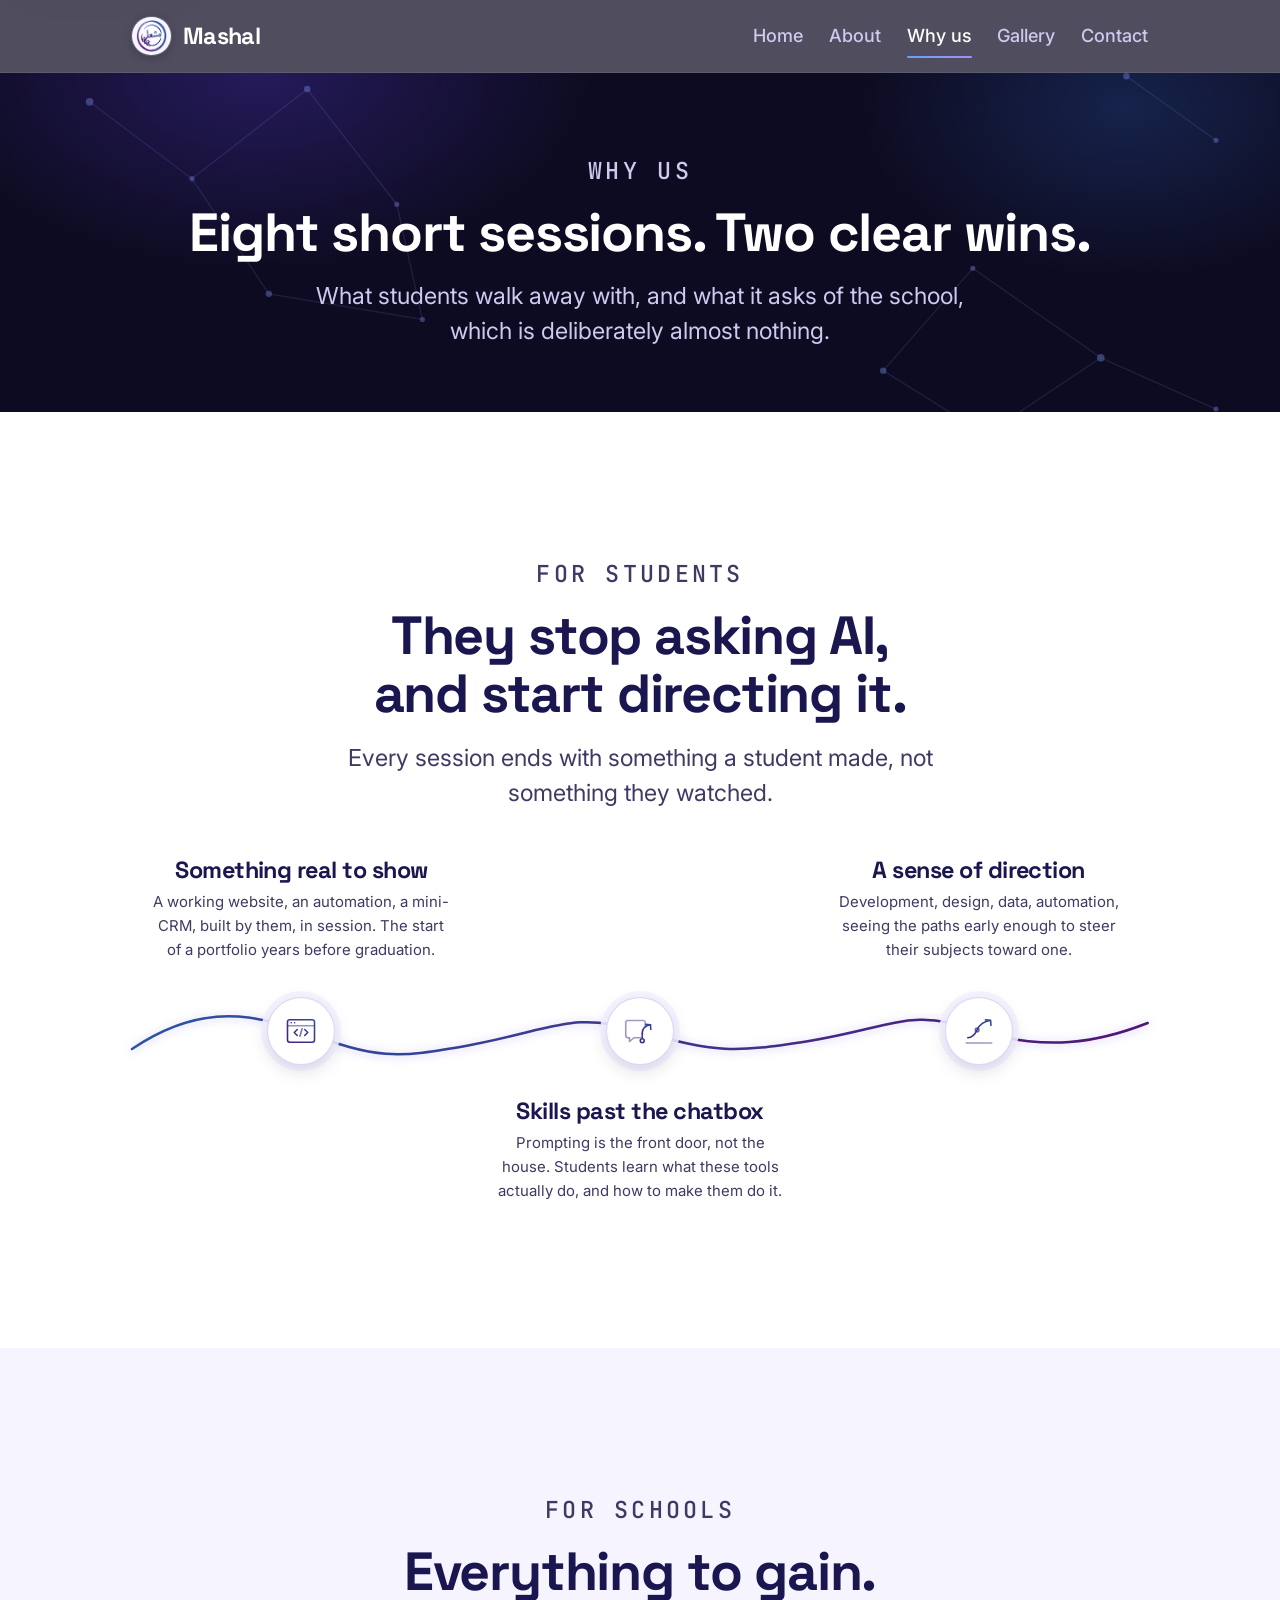
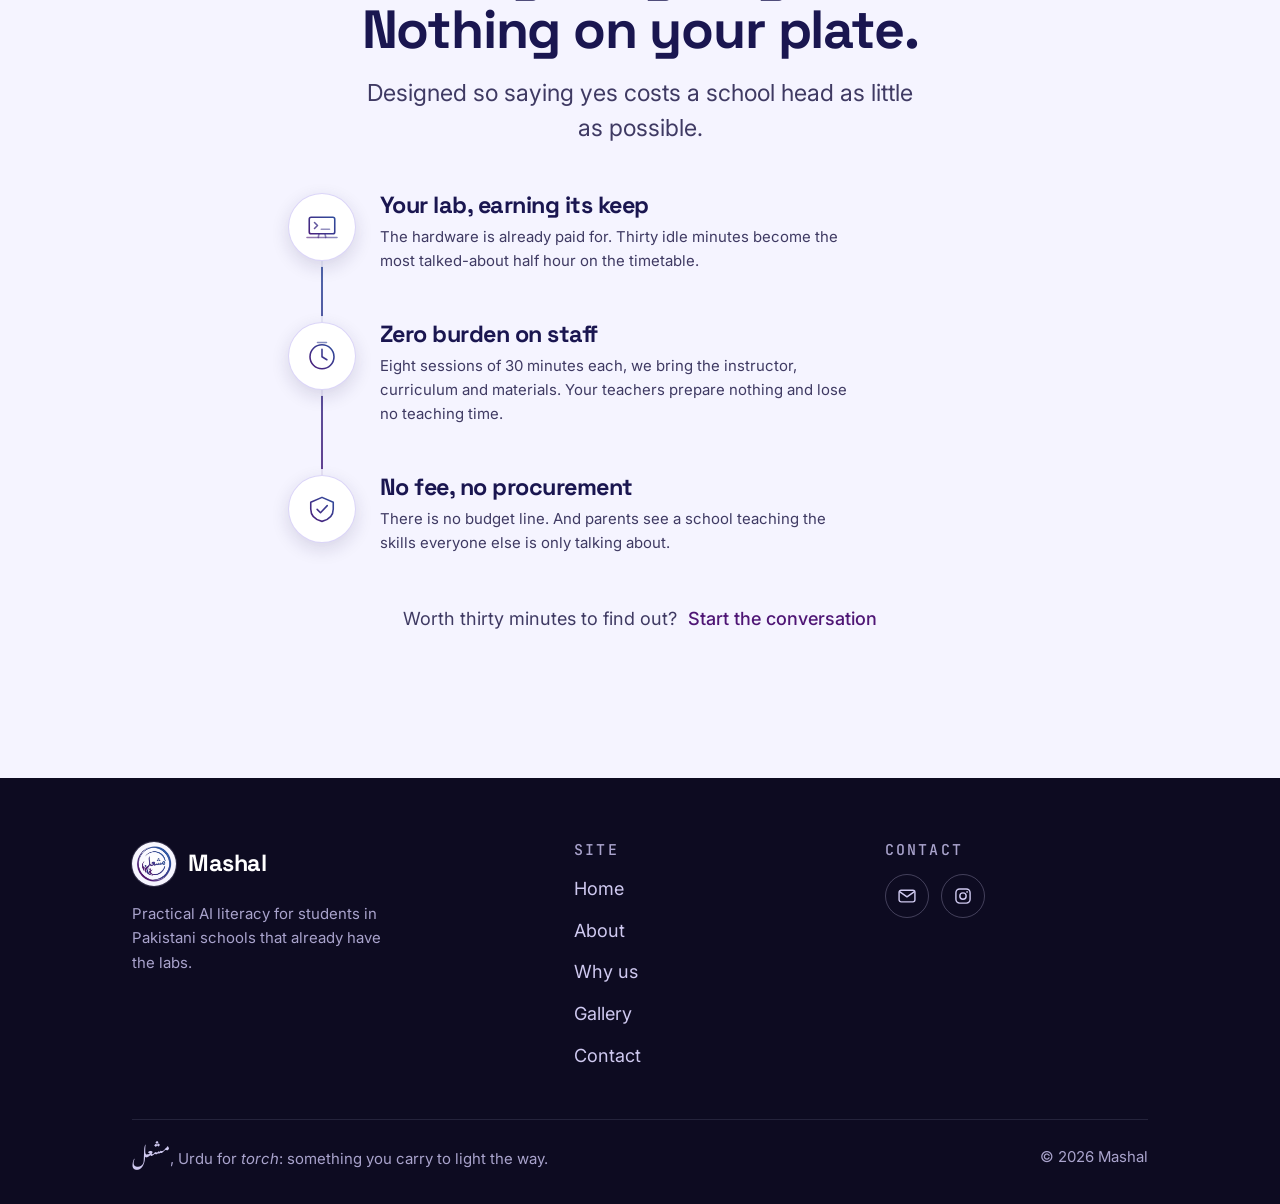
<file: why-us.html>
<!DOCTYPE html>
<html lang="en" class="no-js">
<head>
<meta charset="utf-8">
<meta name="viewport" content="width=device-width, initial-scale=1">
<title>Why us | Mashal</title>
<meta name="description" content="What students walk away with, and what it costs the school: nothing. Why Mashal is worth eight 30-minute sessions.">
<meta name="theme-color" content="#0D0B21">
<meta property="og:title" content="Why us | Mashal">
<meta property="og:description" content="What students walk away with, and what it costs the school: nothing.">
<meta property="og:type" content="website">
<meta property="og:image" content="assets/images/logo.png">
<link rel="icon" href="assets/images/logo-transparent.png" type="image/png">

<script>document.documentElement.classList.replace('no-js','js');</script>

<link rel="preconnect" href="https://fonts.googleapis.com">
<link rel="preconnect" href="https://fonts.gstatic.com" crossorigin>
<link rel="stylesheet" href="https://fonts.googleapis.com/css2?family=Space+Grotesk:wght@500;600;700&family=Inter:wght@400;500;600&family=JetBrains+Mono:wght@400;500&family=Noto+Nastaliq+Urdu:wght@400..700&display=swap">

<link rel="stylesheet" href="css/tokens.css">
<link rel="stylesheet" href="css/main.css">
</head>
<body>

<a class="skip-link" href="#main">Skip to content</a>

<header class="nav on-dark" id="nav">
  <div class="container nav__inner">
    <a class="nav__brand" href="index.html" aria-label="Mashal home">
      <span class="logo-disc"><img src="assets/images/logo-transparent.png" alt="" width="120" height="120"></span>
      <span class="nav__wordmark">Mashal</span>
    </a>
    <button class="nav__toggle" id="nav-toggle" aria-expanded="false" aria-controls="nav-menu" aria-label="Open menu">
      <span class="nav__toggle-box" aria-hidden="true">
        <span class="nav__toggle-bar"></span><span class="nav__toggle-bar"></span><span class="nav__toggle-bar"></span>
      </span>
    </button>
    <nav class="nav__menu" id="nav-menu" aria-label="Main">
      <a class="nav__link" href="index.html">Home</a>
      <a class="nav__link" href="about.html">About</a>
      <a class="nav__link" href="why-us.html" aria-current="page">Why us</a>
      <a class="nav__link" href="gallery.html">Gallery</a>
      <a class="nav__link" href="contact.html">Contact</a>
    </nav>
  </div>
</header>

<main id="main">

  <!-- ===================== PAGE HERO ===================== -->
  <section class="page-hero on-dark">
    <svg class="constellation constellation--soft" viewBox="0 0 1000 400" preserveAspectRatio="xMidYMid slice" aria-hidden="true" focusable="false">
      <defs>
        <linearGradient id="const-grad" x1="0" y1="1" x2="1" y2="0">
          <stop offset="0%" stop-color="#60A5FA"/>
          <stop offset="100%" stop-color="#A78BFA"/>
        </linearGradient>
      </defs>
      <g class="constellation__lines" stroke="url(#const-grad)">
        <path d="M70 90 150 150 240 80 310 170"/>
        <path d="M150 150 210 240 330 260 310 170"/>
        <path d="M690 300 770 350 860 290 760 220 690 300"/>
        <path d="M860 290 950 330"/>
        <path d="M880 70 950 120"/>
      </g>
      <g class="constellation__dots" fill="url(#const-grad)">
        <circle class="tw tw--1" cx="70" cy="90" r="3"/>
        <circle cx="150" cy="150" r="2"/>
        <circle class="tw tw--2" cx="240" cy="80" r="2.5"/>
        <circle cx="310" cy="170" r="2"/>
        <circle class="tw tw--3" cx="210" cy="240" r="2.5"/>
        <circle cx="330" cy="260" r="2"/>
        <circle class="tw tw--1" cx="690" cy="300" r="2.5"/>
        <circle cx="770" cy="350" r="2"/>
        <circle class="tw tw--2" cx="860" cy="290" r="3"/>
        <circle cx="760" cy="220" r="2"/>
        <circle cx="950" cy="330" r="2"/>
        <circle class="tw tw--3" cx="880" cy="70" r="2.5"/>
        <circle class="tw tw--1" cx="950" cy="120" r="2"/>
      </g>
    </svg>
    <div class="container">
      <p class="eyebrow reveal">Why us</p>
      <h1 class="reveal d1">Eight short sessions. Two clear wins.</h1>
      <p class="reveal d2">
        What students walk away with, and what it asks of the school, which is
        deliberately almost nothing.
      </p>
    </div>
  </section>

  <!-- ===================== FOR STUDENTS ===================== -->
  <section class="section section--white on-light" id="students">
    <div class="container">
      <div class="section-head reveal">
        <p class="eyebrow">For students</p>
        <h2>They stop asking AI, and start directing it.</h2>
        <p>Every session ends with something a student made, not something they watched.</p>
      </div>

      <!-- The lit path, same signature component as the home page. -->
      <div class="path reveal">
        <svg class="path__line" viewBox="0 0 1200 120" preserveAspectRatio="none" aria-hidden="true" focusable="false">
          <defs>
            <linearGradient id="path-gradient" x1="0" y1="0" x2="1" y2="0">
              <stop offset="0%" stop-color="#2B54A2"/>
              <stop offset="100%" stop-color="#4F1675"/>
            </linearGradient>
          </defs>
          <path class="path__track" vector-effect="non-scaling-stroke"
                d="M 0 78 C 70 38, 130 38, 200 60 C 290 88, 310 88, 400 74 C 500 58, 520 40, 600 60 C 690 82, 710 82, 800 70 C 900 56, 920 36, 1000 60 C 1080 80, 1140 72, 1200 52"/>
          <path class="path__stroke" vector-effect="non-scaling-stroke" pathLength="1" stroke="url(#path-gradient)"
                d="M 0 78 C 70 38, 130 38, 200 60 C 290 88, 310 88, 400 74 C 500 58, 520 40, 600 60 C 690 82, 710 82, 800 70 C 900 56, 920 36, 1000 60 C 1080 80, 1140 72, 1200 52"/>
        </svg>

        <div class="path__text path__text--s1">
          <h3>Something real to show</h3>
          <p>A working website, an automation, a mini-CRM, built by them, in session. The start of a portfolio years before graduation.</p>
        </div>
        <span class="path__marker path__marker--s1" aria-hidden="true">
          <img src="assets/icons/build.svg" alt="" width="48" height="48">
        </span>

        <span class="path__marker path__marker--s2" aria-hidden="true">
          <img src="assets/icons/beyond-chat.svg" alt="" width="48" height="48">
        </span>
        <div class="path__text path__text--s2">
          <h3>Skills past the chatbox</h3>
          <p>Prompting is the front door, not the house. Students learn what these tools actually do, and how to make them do it.</p>
        </div>

        <div class="path__text path__text--s3">
          <h3>A sense of direction</h3>
          <p>Development, design, data, automation, seeing the paths early enough to steer their subjects toward one.</p>
        </div>
        <span class="path__marker path__marker--s3" aria-hidden="true">
          <img src="assets/icons/careers.svg" alt="" width="48" height="48">
        </span>
      </div>
    </div>
  </section>

  <!-- ===================== FOR SCHOOLS ===================== -->
  <section class="section section--tint on-light" id="schools">
    <div class="container">
      <div class="section-head reveal">
        <p class="eyebrow">For schools</p>
        <h2>Everything to gain. Nothing on your plate.</h2>
        <p>Designed so saying yes costs a school head as little as possible.</p>
      </div>

      <!-- The lit rail, the path's vertical sibling: what it asks of the
           school, read top to bottom, down to nothing. -->
      <div class="rail">
        <span class="rail__marker reveal" aria-hidden="true">
          <img src="assets/icons/lab.svg" alt="" width="48" height="48">
        </span>
        <div class="rail__text reveal">
          <h3>Your lab, earning its keep</h3>
          <p>The hardware is already paid for. Thirty idle minutes become the most talked-about half hour on the timetable.</p>
        </div>

        <span class="rail__marker reveal d1" aria-hidden="true">
          <img src="assets/icons/clock.svg" alt="" width="48" height="48">
        </span>
        <div class="rail__text reveal d1">
          <h3>Zero burden on staff</h3>
          <p>Eight sessions of 30 minutes each, we bring the instructor, curriculum and materials. Your teachers prepare nothing and lose no teaching time.</p>
        </div>

        <span class="rail__marker reveal d2" aria-hidden="true">
          <img src="assets/icons/free.svg" alt="" width="48" height="48">
        </span>
        <div class="rail__text reveal d2">
          <h3>No fee, no procurement</h3>
          <p>There is no budget line. And parents see a school teaching the skills everyone else is only talking about.</p>
        </div>
      </div>

      <p class="section-close reveal">
        Worth thirty minutes to find out?
        <a class="link" href="contact.html">Start the conversation</a>
      </p>
    </div>
  </section>

</main>

<footer class="footer on-dark">
  <div class="container">
    <div class="footer__grid">
      <div>
        <a class="footer__brand" href="index.html" aria-label="Mashal home">
          <span class="logo-disc"><img src="assets/images/logo-transparent.png" alt="" width="120" height="120"></span>
          <span class="footer__wordmark">Mashal</span>
        </a>
        <p class="footer__blurb">Practical AI literacy for students in Pakistani schools that already have the labs.</p>
      </div>
      <nav aria-label="Footer">
        <h2 class="footer__heading">Site</h2>
        <ul class="footer__list">
          <li><a href="index.html">Home</a></li>
          <li><a href="about.html">About</a></li>
          <li><a href="why-us.html">Why us</a></li>
          <li><a href="gallery.html">Gallery</a></li>
          <li><a href="contact.html">Contact</a></li>
        </ul>
      </nav>
      <div>
        <h2 class="footer__heading">Contact</h2>
        <div class="footer__social">
          <a class="footer__social-btn" href="https://mail.google.com/mail/?view=cm&fs=1&to=contact.mashal.ai@gmail.com" target="_blank" rel="noopener" aria-label="Email Mashal (opens Gmail compose)" title="contact.mashal.ai@gmail.com">
            <svg viewBox="0 0 24 24" fill="none" aria-hidden="true"><rect x="2.5" y="5" width="19" height="14" rx="2.5" stroke="currentColor" stroke-width="1.7"/><path d="M3.5 7l8.5 6 8.5-6" stroke="currentColor" stroke-width="1.7" stroke-linecap="round" stroke-linejoin="round"/></svg>
          </a>
          <a class="footer__social-btn" href="https://www.instagram.com/mashal_ai/" target="_blank" rel="noopener" aria-label="Mashal on Instagram" title="@mashal_ai">
            <svg viewBox="0 0 24 24" fill="none" aria-hidden="true"><rect x="3.5" y="3.5" width="17" height="17" rx="4.5" stroke="currentColor" stroke-width="1.7"/><circle cx="12" cy="12" r="3.8" stroke="currentColor" stroke-width="1.7"/><circle cx="16.9" cy="7.1" r="1" fill="currentColor"/></svg>
          </a>
        </div>
      </div>
    </div>
    <div class="footer__bottom">
      <p class="footer__meaning">
        <span class="urdu" lang="ur">مشعل</span>, Urdu for <em>torch</em>: something you carry to light the way.
      </p>
      <p>&copy; 2026 Mashal</p>
    </div>
  </div>
</footer>

<script src="js/nav.js" defer></script>
<script src="js/scroll-reveal.js" defer></script>
</body>
</html>
</file>
<file: css/tokens.css>
/* ==========================================================================
   Mashal — Design Tokens
   Single source of truth for colour, type and spacing. Nothing else in the
   codebase should hard-code a hex value or a raw px type size.

   COLOUR NOTES (read before changing anything here)
   -------------------------------------------------
   DESIGN.md asks that accents be sampled from the logo ring rather than an
   arbitrary purple/blue pair, and that contrast be verified against WCAG AA.
   Both were done. The ring's true ink, sampled from assets/images/logo.png:

       blue arc (top/right) ...... #2B54A2
       purple arc (bottom/left) .. #4F1675

   Those are ink-on-paper colours. Measured against the dark section
   background (#0D0B21) they come out at 2.66:1 and 1.57:1 — far under AA.
   DESIGN.md's electric violet (#5B3FE0) also lands at 2.97:1 on dark.

   So the palette is split by CONTEXT rather than flattened to one pair:

     --brand-*      true logo ink. Light backgrounds and large graphics only.
     --accent-*     DESIGN.md's palette. Fills, where white text sits on top
                    (white on #5B3FE0 = 6.50:1, passes).
     --*-on-dark    the same hues lifted for dark backgrounds. Anything that
                    must be READ on #0D0B21 uses these (all >= 7:1).

   The hue story (blue -> violet, taken from the ring) is identical across all
   three; only the lightness changes to suit the background.
   ========================================================================== */

:root {
  /* ---- Backgrounds (DESIGN.md palette table) ---------------------------- */
  --bg-dark: #0D0B21;          /* deep indigo-black — hero + footer only     */
  --bg-dark-2: #1A1650;        /* deep blue-purple — gradient base           */
  --bg-light: #F5F4FF;         /* violet-tinted white — tinted sections      */
  --surface: #FFFFFF;          /* cards / contrast surfaces                  */

  /* Section rhythm: the page runs dark hero -> light body -> gradient CTA
     band -> dark footer. Earlier the page flipped dark/light six times, which
     read as noise; the body now stays light and only alternates white/tint. */
  --bg-body: #FFFFFF;
  --bg-tint: #F5F4FF;

  /* ---- Brand: true ink sampled from the logo ring ----------------------- */
  /* Use on LIGHT backgrounds or as large graphics. Never as text on dark.   */
  --brand-blue: #2B54A2;
  --brand-purple: #4F1675;
  --brand-gradient: linear-gradient(135deg, var(--brand-blue), var(--brand-purple));

  /* ---- Accents: DESIGN.md palette. Fills with white text on top. -------- */
  --accent-violet: #5B3FE0;    /* primary accent                             */
  --accent-blue: #3B82F6;      /* secondary accent                           */

  /* ---- On-dark tints: same hues, lifted to pass AA on --bg-dark --------- */
  --violet-on-dark: #A78BFA;   /*  7.10:1 on --bg-dark                       */
  --violet-on-dark-soft: #C4B5FD; /* 10.47:1                                 */
  --blue-on-dark: #60A5FA;     /*  7.60:1                                    */
  --cyan-on-dark: #7DD3FC;     /* 11.59:1 — focus ring on dark               */

  /* ---- Text ------------------------------------------------------------- */
  --text-ink: #1A1650;         /* headings on light — 15.12:1 on --bg-light  */
  --text-body: #3F3A63;        /* body on light      —  9.65:1               */
  --text-muted: #5A5480;       /* meta on light      —  6.39:1               */
  --text-on-dark: #FFFFFF;     /* headings on dark   — 19.32:1               */
  --text-on-dark-soft: #CFC9F0;/* body on dark       — 12.20:1               */
  --text-on-dark-muted: #A9A3CC;/* meta on dark      —  8.09:1               */

  /* ---- Gradients -------------------------------------------------------- */
  /* CTA fill: logo blue -> DESIGN.md violet. Worst stop vs white = 6.50:1.  */
  --cta-gradient: linear-gradient(135deg, #2B54A2, #5B3FE0);
  --cta-gradient-hover: linear-gradient(135deg, #3460B4, #6B4EEC);
  /* Ring on dark: lifted logo hues. Worst stop vs --bg-dark = 7.09:1.       */
  --ring-gradient-from: #60A5FA;
  --ring-gradient-to: #A78BFA;

  /* ---- Focus ring — context-scoped ------------------------------------- */
  /* One global focus colour cannot work: --cyan-on-dark is 11.59:1 on dark  */
  /* but only 1.53:1 on --bg-light. Sections re-declare --focus below.       */
  --focus: var(--accent-violet);     /* default = light-background context   */
  --focus-width: 3px;
  --focus-offset: 3px;

  /* ---- Type faces ------------------------------------------------------- */
  --font-display: "Space Grotesk", ui-sans-serif, system-ui, -apple-system, "Segoe UI", sans-serif;
  --font-body: "Inter", ui-sans-serif, system-ui, -apple-system, "Segoe UI", Roboto, sans-serif;
  --font-mono: "JetBrains Mono", ui-monospace, SFMono-Regular, "SF Mono", Menlo, Consolas, monospace;
  --font-urdu: "Noto Nastaliq Urdu", "Jameel Noori Nastaleeq", serif;

  /* ---- Type scale — fluid, 320px -> 1280px viewport --------------------- */
  --step--1: clamp(0.83rem, 0.79rem + 0.18vw, 0.94rem);
  --step-0:  clamp(1rem, 0.95rem + 0.24vw, 1.13rem);
  --step-1:  clamp(1.2rem, 1.11rem + 0.44vw, 1.5rem);
  --step-2:  clamp(1.44rem, 1.28rem + 0.79vw, 2rem);
  --step-3:  clamp(1.73rem, 1.46rem + 1.34vw, 2.66rem);
  --step-4:  clamp(2.07rem, 1.64rem + 2.15vw, 3.55rem);
  --step-5:  clamp(2.49rem, 1.8rem + 3.45vw, 4.74rem);

  /* ---- Type weights / spacing ------------------------------------------ */
  --fw-regular: 400;
  --fw-medium: 500;
  --fw-semibold: 600;
  --fw-bold: 700;
  --lh-tight: 1.08;
  --lh-snug: 1.25;
  --lh-body: 1.65;
  --tracking-tight: -0.022em;
  --tracking-normal: 0;
  --tracking-label: 0.14em;

  /* ---- Spacing scale ---------------------------------------------------- */
  --space-2xs: 0.25rem;
  --space-xs: 0.5rem;
  --space-sm: 0.75rem;
  --space-md: 1rem;
  --space-lg: 1.5rem;
  --space-xl: 2rem;
  --space-2xl: 3rem;
  --space-3xl: 4rem;
  --space-4xl: 6rem;
  /* Generous section rhythm, per DESIGN.md's whitespace rule. */
  --space-section: clamp(4.5rem, 3rem + 7.5vw, 9rem);

  /* ---- Layout ----------------------------------------------------------- */
  --container: 68rem;
  --container-narrow: 46rem;   /* single-column prose (Why Mashal, Story)    */
  --gutter: clamp(1.25rem, 0.9rem + 1.7vw, 2.5rem);
  --nav-height: 4.5rem;

  /* ---- Radii ------------------------------------------------------------ */
  --radius-sm: 0.5rem;
  --radius-md: 0.875rem;
  --radius-lg: 1.25rem;
  --radius-xl: 1.75rem;
  --radius-pill: 999px;

  /* ---- Elevation -------------------------------------------------------- */
  --shadow-sm: 0 1px 2px rgba(13, 11, 33, 0.06), 0 2px 8px rgba(13, 11, 33, 0.04);
  --shadow-md: 0 4px 12px rgba(13, 11, 33, 0.08), 0 12px 32px rgba(13, 11, 33, 0.06);
  --shadow-lg: 0 12px 32px rgba(13, 11, 33, 0.12), 0 28px 64px rgba(13, 11, 33, 0.10);
  --glow-violet: 0 0 0 1px rgba(167, 139, 250, 0.28), 0 8px 40px rgba(91, 63, 224, 0.30);

  /* ---- Motion ----------------------------------------------------------- */
  /* No bounce / elastic easing anywhere — DESIGN.md motion rule.            */
  --ease-out: cubic-bezier(0.22, 0.61, 0.36, 1);
  --ease-in-out: cubic-bezier(0.65, 0.05, 0.36, 1);
  --dur-fast: 160ms;
  --dur-base: 260ms;
  --dur-slow: 520ms;
  --dur-reveal: 620ms;
  --dur-ring: 1500ms;   /* hero ring stroke-draw                             */

  /* ---- Z-index ---------------------------------------------------------- */
  --z-nav: 100;
  --z-menu: 90;
  --z-skip: 200;
}

/* Sections that sit on a dark background flip the readable-text and focus
   tokens. Any component nested inside inherits the correct pair automatically,
   which is what keeps contrast correct without per-component overrides. */
.on-dark {
  --text-heading: var(--text-on-dark);
  --text-copy: var(--text-on-dark-soft);
  --text-meta: var(--text-on-dark-muted);
  --accent-readable: var(--violet-on-dark);
  --focus: var(--cyan-on-dark);      /* 11.59:1 on --bg-dark                 */
  --rule: rgba(207, 201, 240, 0.16);
}

.on-light {
  --text-heading: var(--text-ink);
  --text-copy: var(--text-body);
  --text-meta: var(--text-muted);
  --accent-readable: var(--brand-purple);  /* 11.31:1 on --bg-light          */
  --focus: var(--accent-violet);           /*  6.50:1 on --bg-light          */
  --rule: rgba(26, 22, 80, 0.12);
}
</file>
<file: css/main.css>
/* ==========================================================================
   Mashal — shared layout, nav, footer, buttons, cards, CTA band.
   Loaded by index.html, about.html and contact.html.
   ========================================================================== */

/* ---- Reset ------------------------------------------------------------- */
*, *::before, *::after { box-sizing: border-box; }
* { margin: 0; }

html { -webkit-text-size-adjust: 100%; scroll-behavior: smooth; }

body {
  font-family: var(--font-body);
  font-size: var(--step-0);
  line-height: var(--lh-body);
  color: var(--text-body);
  background: var(--bg-body);
  -webkit-font-smoothing: antialiased;
  -moz-osx-font-smoothing: grayscale;
  overflow-x: hidden;
}

img, svg { display: block; max-width: 100%; }
img { height: auto; }
button, input, textarea, select { font: inherit; color: inherit; }

h1, h2, h3, h4 {
  font-family: var(--font-display);
  font-weight: var(--fw-bold);
  line-height: var(--lh-tight);
  letter-spacing: var(--tracking-tight);
  color: var(--text-heading, var(--text-ink));
  text-wrap: balance;
}
p { text-wrap: pretty; }
a { color: inherit; }
:where(ul, ol) { padding: 0; list-style: none; }

/* ---- Focus ------------------------------------------------------------- */
:focus-visible {
  outline: var(--focus-width) solid var(--focus);
  outline-offset: var(--focus-offset);
  border-radius: var(--radius-sm);
}
:focus:not(:focus-visible) { outline: none; }

.skip-link {
  position: absolute;
  left: var(--space-md); top: var(--space-md);
  z-index: var(--z-skip);
  padding: var(--space-sm) var(--space-lg);
  background: var(--surface);
  color: var(--text-ink);
  font-weight: var(--fw-semibold);
  border-radius: var(--radius-sm);
  box-shadow: var(--shadow-md);
  transform: translateY(calc(-100% - var(--space-xl)));
  transition: transform var(--dur-fast) var(--ease-out);
}
.skip-link:focus { transform: translateY(0); }

.visually-hidden {
  position: absolute; width: 1px; height: 1px;
  padding: 0; margin: -1px; overflow: hidden;
  clip-path: inset(50%); white-space: nowrap; border: 0;
}

/* ---- Layout ------------------------------------------------------------ */
.container {
  width: 100%;
  max-width: var(--container);
  margin-inline: auto;
  padding-inline: var(--gutter);
}

.section { padding-block: var(--space-section); }
.section--tint { background: var(--bg-tint); }
.section--white { background: var(--bg-body); }

/* Centred section header — heading + one line. Sections lead with a short
   statement and hand the detail to cards, rather than a wall of prose. */
.section-head {
  max-width: 42rem;
  margin-inline: auto;
  margin-bottom: var(--space-2xl);
  text-align: center;
}
.section-head h2 { font-size: var(--step-4); margin-bottom: var(--space-md); }
.section-head p {
  font-size: var(--step-1);
  line-height: 1.5;
  color: var(--text-copy, var(--text-body));
}
.section-head .eyebrow { justify-content: center; }

/* ---- Eyebrow ----------------------------------------------------------- */
.eyebrow {
  display: inline-flex;
  align-items: center;
  gap: var(--space-sm);
  font-family: var(--font-mono);
  font-size: var(--step--1);
  font-weight: var(--fw-medium);
  letter-spacing: var(--tracking-label);
  text-transform: uppercase;
  color: var(--text-meta, var(--text-muted));
  margin-bottom: var(--space-md);
}
/* (The leading gradient bar before eyebrow labels was removed at the owner's
   request — it read as a stray dash before every heading.) */

/* ---- Buttons ----------------------------------------------------------- */
.btn {
  display: inline-flex;
  align-items: center; justify-content: center;
  gap: var(--space-xs);
  padding: 0.85em 1.6em;
  font-size: var(--step-0);
  font-weight: var(--fw-semibold);
  line-height: 1.2;
  text-decoration: none;
  border: 1px solid transparent;
  border-radius: var(--radius-pill);
  cursor: pointer;
  white-space: nowrap;
  transition: transform var(--dur-fast) var(--ease-out),
              box-shadow var(--dur-base) var(--ease-out),
              background-color var(--dur-base) var(--ease-out),
              border-color var(--dur-base) var(--ease-out),
              color var(--dur-base) var(--ease-out);
}
.btn--primary {
  color: #FFFFFF;
  /* Solid fallback under the gradient — a button whose background-image does
     not paint would otherwise be white-on-UA-grey (1.14:1). This is 6.50:1. */
  background-color: var(--accent-violet);
  background-image: var(--cta-gradient);
  box-shadow: 0 4px 16px rgba(91, 63, 224, 0.28);
}
.btn--primary:hover {
  background-image: var(--cta-gradient-hover);
  transform: translateY(-3px);
  box-shadow: 0 10px 30px rgba(91, 63, 224, 0.45);
}
.btn--primary:active { transform: translateY(-1px); }

.on-dark .btn--secondary {
  color: var(--text-on-dark);
  background-color: rgba(207, 201, 240, 0.06);
  border-color: rgba(207, 201, 240, 0.34);
}
.on-dark .btn--secondary:hover {
  background-color: rgba(207, 201, 240, 0.13);
  border-color: var(--violet-on-dark);
  transform: translateY(-3px);
}
.btn--secondary {
  color: var(--text-ink);
  background-color: transparent;
  border-color: rgba(26, 22, 80, 0.24);
}
.btn--secondary:hover {
  border-color: var(--accent-violet);
  color: var(--accent-violet);
  background-color: rgba(91, 63, 224, 0.05);
  transform: translateY(-3px);
}
.btn--sm { padding: 0.6em 1.15em; font-size: var(--step--1); }

/* ---- Link -------------------------------------------------------------- */
.link {
  color: var(--accent-readable, var(--accent-violet));
  font-weight: var(--fw-medium);
  text-decoration: none;
  background-image: linear-gradient(currentColor, currentColor);
  background-size: 0% 1.5px;
  background-position: 0 100%;
  background-repeat: no-repeat;
  transition: background-size var(--dur-base) var(--ease-out);
  padding-bottom: 2px;
}
.link:hover { background-size: 100% 1.5px; }

/* Quiet closing line under a section's cards — a nudge, not a banner. */
.section-close {
  margin-top: var(--space-2xl);
  text-align: center;
  font-size: var(--step-0);
  color: var(--text-body);
}
.section-close .link { margin-left: 0.35em; }

/* ==========================================================================
   Cards — the workhorse. Detail lives in cards, not paragraphs.
   ========================================================================== */
.grid { display: grid; gap: var(--space-lg); }
.grid--4 { grid-template-columns: repeat(4, 1fr); }
.grid--3 { grid-template-columns: repeat(3, 1fr); }
.grid--2 { grid-template-columns: repeat(2, 1fr); }

/* The collapse lives here, beside the definition — not in the per-page CSS.
   It was previously only in about.css/contact.css, so index.html (which loads
   home.css instead) kept three columns at 375px and pushed the page to 480px
   wide. Any page using .grid gets the responsive behaviour by definition. */
@media (max-width: 61.99em) {
  .grid--4, .grid--3 { grid-template-columns: repeat(2, 1fr); }
}
@media (max-width: 47.99em) {
  .grid--4, .grid--3, .grid--2 { grid-template-columns: 1fr; }
}

.card {
  background: var(--surface);
  border: 1px solid rgba(26, 22, 80, 0.09);
  border-radius: var(--radius-lg);
  padding: var(--space-xl);
  box-shadow: var(--shadow-sm);
  transition: transform var(--dur-base) var(--ease-out),
              box-shadow var(--dur-base) var(--ease-out),
              border-color var(--dur-base) var(--ease-out);
}
.card:hover {
  transform: translateY(-8px);
  box-shadow: var(--shadow-lg);
  border-color: rgba(91, 63, 224, 0.28);
}

/* Tinted rounded square holding a line icon. */
.card__icon {
  width: 3.5rem; height: 3.5rem;
  display: grid; place-items: center;
  background: var(--bg-tint);
  border: 1px solid rgba(91, 63, 224, 0.12);
  border-radius: var(--radius-md);
  margin-bottom: var(--space-lg);
  transition: transform var(--dur-base) var(--ease-out);
}
.card:hover .card__icon { transform: scale(1.08) rotate(-3deg); }
.card__icon img { width: 60%; height: 60%; }
.card h3 { font-size: var(--step-1); margin-bottom: var(--space-xs); }
.card p { color: var(--text-body); font-size: var(--step--1); line-height: 1.6; }

/* ==========================================================================
   Split — text one side, visual the other. This is the fix for a lone
   paragraph floating in the middle of a section with nothing beside it.
   ========================================================================== */
.split {
  display: grid;
  grid-template-columns: 1fr 1fr;
  gap: clamp(2rem, 1rem + 4vw, 4rem);
  align-items: center;
}
.split h2 { font-size: var(--step-3); margin-bottom: var(--space-md); }
.split > * { min-width: 0; }
.split__copy p { color: var(--text-body); margin-bottom: var(--space-lg); }

/* Tick list — short scannable facts instead of a paragraph. */
.ticks { display: grid; gap: var(--space-sm); }
.ticks li {
  position: relative;
  padding-left: 2.25rem;
  font-weight: var(--fw-medium);
  color: var(--text-ink);
  line-height: 1.5;
}
.ticks li::before {
  content: "";
  position: absolute;
  left: 0; top: 0.15em;
  width: 1.5rem; height: 1.5rem;
  border-radius: 50%;
  background: var(--brand-gradient);
  /* tick drawn as a mask so it inherits the brand gradient rather than
     needing a second colour */
  -webkit-mask: url("data:image/svg+xml,%3Csvg xmlns='http://www.w3.org/2000/svg' viewBox='0 0 24 24'%3E%3Cpath d='M7 12.5l3.2 3.2L17 9' fill='none' stroke='%23000' stroke-width='2.4' stroke-linecap='round' stroke-linejoin='round'/%3E%3C/svg%3E") center / 100% no-repeat,
               linear-gradient(#000, #000);
  -webkit-mask-composite: xor;
          mask: url("data:image/svg+xml,%3Csvg xmlns='http://www.w3.org/2000/svg' viewBox='0 0 24 24'%3E%3Cpath d='M7 12.5l3.2 3.2L17 9' fill='none' stroke='%23000' stroke-width='2.4' stroke-linecap='round' stroke-linejoin='round'/%3E%3C/svg%3E") center / 100% no-repeat,
               linear-gradient(#000, #000);
          mask-composite: exclude;
}

@media (max-width: 47.99em) {
  .split { grid-template-columns: 1fr; }
  .split__visual { order: -1; }
}

/* ==========================================================================
   Page hero — short, centred opener for About / Contact.
   ========================================================================== */
.page-hero {
  position: relative;
  isolation: isolate;
  overflow: hidden;
  background: var(--bg-dark);
  color: var(--text-on-dark-soft);
  text-align: center;
  padding-block: clamp(3rem, 2rem + 5vw, 5rem) clamp(2.5rem, 2rem + 4vw, 4rem);
}
.page-hero::before {
  content: "";
  position: absolute; inset: 0; z-index: -1;
  background:
    radial-gradient(34rem 20rem at 20% 0%, rgba(91, 63, 224, 0.3), transparent 62%),
    radial-gradient(28rem 18rem at 88% 10%, rgba(59, 130, 246, 0.2), transparent 60%);
}
.page-hero h1 { font-size: var(--step-4); color: var(--text-on-dark); margin-bottom: var(--space-md); }
.page-hero p {
  color: var(--text-on-dark-soft);
  font-size: var(--step-1);
  line-height: 1.5;
  max-width: 44ch;
  margin-inline: auto;
}
.page-hero .eyebrow { justify-content: center; }

/* ==========================================================================
   Logo disc — the mark always sits on a light ground.
   The artwork's own ink is deep navy/purple: even as a clean transparent
   cutout it measures ~1.6-2.7:1 on --bg-dark, i.e. invisible. The disc gives
   it the light ground it was drawn for, and means the original white PNG
   background never reads as a hard box.
   ========================================================================== */
.logo-disc {
  display: grid; place-items: center;
  aspect-ratio: 1;
  border-radius: 50%;
  background: radial-gradient(circle at 50% 42%, #FFFFFF 0%, #F5F4FF 72%, #E9E6FF 100%);
  flex: none;
}
.logo-disc img { width: 82%; height: 82%; object-fit: contain; }

/* ==========================================================================
   Nav
   ========================================================================== */
.nav {
  position: sticky; top: 0;
  z-index: var(--z-nav);
  background: rgba(13, 11, 33, 0.72);
  backdrop-filter: saturate(180%) blur(14px);
  -webkit-backdrop-filter: saturate(180%) blur(14px);
  border-bottom: 1px solid rgba(207, 201, 240, 0.10);
  transition: background-color var(--dur-base) var(--ease-out),
              border-color var(--dur-base) var(--ease-out);
}
.nav.is-scrolled {
  background: rgba(13, 11, 33, 0.94);
  border-bottom-color: rgba(207, 201, 240, 0.16);
}
.nav__inner {
  display: flex; align-items: center; justify-content: space-between;
  gap: var(--space-md);
  min-height: var(--nav-height);
}
.nav__brand { display: inline-flex; align-items: center; gap: var(--space-sm); text-decoration: none; flex: none; }
.nav__wordmark {
  font-family: var(--font-display);
  font-weight: var(--fw-bold);
  font-size: var(--step-1);
  letter-spacing: var(--tracking-tight);
  color: var(--text-on-dark);
}
.nav__brand .logo-disc {
  width: 2.4rem;
  box-shadow: 0 0 0 1px rgba(207, 201, 240, 0.22), 0 2px 10px rgba(0, 0, 0, 0.28);
  transition: box-shadow var(--dur-base) var(--ease-out), transform var(--dur-base) var(--ease-out);
}
.nav__brand:hover .logo-disc {
  transform: rotate(-8deg) scale(1.05);
  box-shadow: 0 0 0 1px rgba(167, 139, 250, 0.5), 0 4px 16px rgba(91, 63, 224, 0.4);
}

.nav__menu { display: flex; align-items: center; gap: clamp(var(--space-md), 2vw, var(--space-xl)); }
.nav__link {
  position: relative;
  color: var(--text-on-dark-soft);
  text-decoration: none;
  font-weight: var(--fw-medium);
  padding-block: var(--space-2xs);
  transition: color var(--dur-base) var(--ease-out);
}
.nav__link::after {
  content: "";
  position: absolute; left: 0; right: 0; bottom: -3px;
  height: 2px; border-radius: 2px;
  background: linear-gradient(90deg, var(--ring-gradient-from), var(--ring-gradient-to));
  transform: scaleX(0); transform-origin: left;
  transition: transform var(--dur-base) var(--ease-out);
}
.nav__link:hover { color: var(--text-on-dark); }
.nav__link:hover::after { transform: scaleX(1); }
.nav__link[aria-current="page"] { color: var(--text-on-dark); }
.nav__link[aria-current="page"]::after { transform: scaleX(1); }

.nav__toggle {
  display: none;
  align-items: center; justify-content: center;
  width: 2.75rem; height: 2.75rem;
  padding: 0;
  background: transparent;
  border: 1px solid rgba(207, 201, 240, 0.24);
  border-radius: var(--radius-sm);
  cursor: pointer; flex: none;
}
.nav__toggle:hover { border-color: rgba(207, 201, 240, 0.5); }
.nav__toggle-box { position: relative; width: 1.15rem; height: 0.75rem; }
.nav__toggle-bar {
  position: absolute; left: 0;
  width: 100%; height: 2px;
  border-radius: 2px;
  background: var(--text-on-dark);
  transition: transform var(--dur-base) var(--ease-out), opacity var(--dur-fast) var(--ease-out);
}
.nav__toggle-bar:nth-child(1) { top: 0; }
.nav__toggle-bar:nth-child(2) { top: 50%; transform: translateY(-50%); }
.nav__toggle-bar:nth-child(3) { bottom: 0; }
.nav__toggle[aria-expanded="true"] .nav__toggle-bar:nth-child(1) { transform: translateY(0.365rem) rotate(45deg); }
.nav__toggle[aria-expanded="true"] .nav__toggle-bar:nth-child(2) { opacity: 0; }
.nav__toggle[aria-expanded="true"] .nav__toggle-bar:nth-child(3) { transform: translateY(-0.365rem) rotate(-45deg); }

@media (max-width: 47.99em) {
  .nav__toggle { display: inline-flex; }
  .nav__menu {
    position: fixed;
    inset: var(--nav-height) 0 auto 0;
    z-index: var(--z-menu);
    flex-direction: column; align-items: stretch; gap: 0;
    padding: var(--space-md) var(--gutter) var(--space-xl);
    background: rgba(13, 11, 33, 0.98);
    backdrop-filter: blur(14px);
    -webkit-backdrop-filter: blur(14px);
    border-bottom: 1px solid rgba(207, 201, 240, 0.14);
    opacity: 0; visibility: hidden;
    transform: translateY(-0.75rem);
    transition: opacity var(--dur-base) var(--ease-out),
                transform var(--dur-base) var(--ease-out),
                visibility 0s linear var(--dur-base);
  }
  .nav__menu[data-open="true"] {
    opacity: 1; visibility: visible; transform: translateY(0);
    transition-delay: 0s;
  }
  .nav__link { padding-block: var(--space-md); border-bottom: 1px solid rgba(207, 201, 240, 0.10); font-size: var(--step-1); }
  .nav__link::after { display: none; }
  .nav__menu .btn { margin-top: var(--space-lg); width: 100%; }
}

/* ==========================================================================
   Footer
   ========================================================================== */
.footer { background: var(--bg-dark); padding-block: var(--space-3xl) var(--space-xl); }
.footer__grid {
  display: grid;
  grid-template-columns: 1.5fr 1fr 1fr;
  gap: var(--space-2xl);
  padding-bottom: var(--space-2xl);
}
.footer__brand { display: flex; align-items: center; gap: var(--space-sm); text-decoration: none; margin-bottom: var(--space-md); }
.footer__brand .logo-disc { width: 2.75rem; box-shadow: 0 0 0 1px rgba(207, 201, 240, 0.18); }
.footer__wordmark {
  font-family: var(--font-display);
  font-weight: var(--fw-bold);
  font-size: var(--step-1);
  color: var(--text-on-dark);
  letter-spacing: var(--tracking-tight);
}
.footer__blurb { color: var(--text-on-dark-muted); font-size: var(--step--1); max-width: 34ch; }
.footer__heading {
  font-family: var(--font-mono);
  font-size: var(--step--1);
  font-weight: var(--fw-medium);
  letter-spacing: var(--tracking-label);
  text-transform: uppercase;
  color: var(--text-on-dark-muted);
  margin-bottom: var(--space-md);
}
.footer__list { display: grid; gap: var(--space-sm); }
.footer__list a {
  color: var(--text-on-dark-soft);
  text-decoration: none;
  transition: color var(--dur-base) var(--ease-out), transform var(--dur-base) var(--ease-out);
  display: inline-block;
}
.footer__list a:hover { color: var(--violet-on-dark); transform: translateX(3px); }
/* Round icon buttons: email + Instagram. Inline currentColor SVGs — the
   gradient icon files in assets/icons are dark ink and would vanish here. */
.footer__social { display: flex; gap: var(--space-sm); }
.footer__social-btn {
  display: grid; place-items: center;
  width: 2.75rem; height: 2.75rem;
  border-radius: 50%;
  color: var(--text-on-dark-soft);          /* 12.2:1 on --bg-dark */
  border: 1px solid rgba(207, 201, 240, 0.28);
  transition: color var(--dur-base) var(--ease-out),
              border-color var(--dur-base) var(--ease-out),
              background-color var(--dur-base) var(--ease-out),
              transform var(--dur-base) var(--ease-out);
}
.footer__social-btn svg { width: 1.25rem; height: 1.25rem; }
.footer__social-btn:hover {
  color: var(--text-on-dark);
  border-color: var(--violet-on-dark);
  background: rgba(167, 139, 250, 0.12);
  transform: translateY(-3px);
}

.footer__bottom {
  display: flex; align-items: center; justify-content: space-between;
  gap: var(--space-md);
  padding-top: var(--space-lg);
  border-top: 1px solid rgba(207, 201, 240, 0.12);
  color: var(--text-on-dark-muted);
  font-size: var(--step--1);
  flex-wrap: wrap;
}
.footer__meaning .urdu {
  font-family: var(--font-urdu);
  font-size: 1.15em; line-height: 1;
  color: var(--text-on-dark-soft);
}

@media (max-width: 47.99em) {
  .footer__grid { grid-template-columns: 1fr; gap: var(--space-xl); }
}

/* ==========================================================================
   The lit path — stations on one gradient line that draws itself in.
   Shared component: home's programme tracks and why-us's student benefits.
   Desktop: horizontal line through the middle row of a 3-column grid; text
   alternates above (s1, s3) and below (s2). Mobile: the line turns vertical
   down the left edge and stations hang off it.
   ========================================================================== */
.path {
  display: grid;
  grid-template-columns: repeat(3, 1fr);
  grid-template-rows: auto 7.5rem auto;
  /* No column gap: the SVG spans the full row, so station markers only land
     exactly on the curve's 1/6, 3/6, 5/6 crossings when each column is exactly
     one third of the width. Text spacing comes from the blocks' own padding. */
  column-gap: 0;
  margin-top: var(--space-2xl);
}
.path__line {
  grid-area: 2 / 1 / 3 / 4;
  width: 100%;
  height: 100%;
  overflow: visible;
}
.path__track { fill: none; stroke: rgba(26, 22, 80, 0.10); stroke-width: 2; }
.path__stroke {
  fill: none;
  stroke-width: 2.5;
  stroke-linecap: round;
  filter: drop-shadow(0 1px 5px rgba(91, 63, 224, 0.35));
}
.path__marker {
  display: grid;
  place-items: center;
  align-self: center;
  justify-self: center;
  width: 4.25rem;
  height: 4.25rem;
  border-radius: 50%;
  background: var(--surface);
  border: 1px solid rgba(91, 63, 224, 0.22);
  box-shadow: 0 6px 18px rgba(26, 22, 80, 0.14), 0 0 0 6px rgba(245, 244, 255, 0.9);
  z-index: 1;
}
.path__marker img { width: 55%; height: 55%; }
.path__marker--s1 { grid-area: 2 / 1; }
.path__marker--s2 { grid-area: 2 / 2; }
.path__marker--s3 { grid-area: 2 / 3; }

.path__text {
  text-align: center;
  max-width: 30ch;
  justify-self: center;
  padding-inline: var(--space-md);
}
.path__text h3 { font-size: var(--step-1); margin-bottom: var(--space-xs); }
.path__text p { color: var(--text-body); font-size: var(--step--1); line-height: 1.6; }
.path__text--s1 { grid-area: 1 / 1; align-self: end; padding-bottom: var(--space-xs); }
.path__text--s2 { grid-area: 3 / 2; align-self: start; padding-top: var(--space-xs); }
.path__text--s3 { grid-area: 1 / 3; align-self: end; padding-bottom: var(--space-xs); }

/* Draw-in choreography (only when JS will add .is-visible). */
.js .path .path__stroke { stroke-dasharray: 1; stroke-dashoffset: 1; }
.js .path.is-visible .path__stroke {
  animation: path-draw 1.8s var(--ease-in-out) 0.2s forwards;
}
@keyframes path-draw { from { stroke-dashoffset: 1; } to { stroke-dashoffset: 0; } }

.js .path .path__marker { opacity: 0; transform: scale(0.4); }
.js .path.is-visible .path__marker { animation: station-pop 0.55s var(--ease-out) forwards; }
.js .path.is-visible .path__marker--s1 { animation-delay: 0.45s; }
.js .path.is-visible .path__marker--s2 { animation-delay: 0.95s; }
.js .path.is-visible .path__marker--s3 { animation-delay: 1.45s; }
@keyframes station-pop {
  from { opacity: 0; transform: scale(0.4); }
  60%  { transform: scale(1.08); }
  to   { opacity: 1; transform: scale(1); }
}

.js .path .path__text { opacity: 0; transform: translateY(0.6rem); }
.js .path.is-visible .path__text { animation: text-in 0.6s var(--ease-out) forwards; }
.js .path.is-visible .path__text--s1 { animation-delay: 0.6s; }
.js .path.is-visible .path__text--s2 { animation-delay: 1.1s; }
.js .path.is-visible .path__text--s3 { animation-delay: 1.6s; }
@keyframes text-in {
  from { opacity: 0; transform: translateY(0.6rem); }
  to   { opacity: 1; transform: none; }
}

@media (max-width: 47.99em) {
  .path {
    position: relative;
    grid-template-columns: 3.5rem 1fr;
    grid-template-rows: none;
    grid-auto-rows: auto;
    column-gap: var(--space-md);
    row-gap: var(--space-xl);
  }
  .path__line { display: none; }
  .path::before {
    content: "";
    position: absolute;
    left: calc(1.75rem - 1px);
    top: 1.25rem;
    bottom: 1.25rem;
    width: 2px;
    border-radius: 2px;
    background: linear-gradient(180deg, var(--brand-blue), var(--brand-purple));
  }
  .path__marker { width: 3.5rem; height: 3.5rem; align-self: start; }
  .path__marker--s1 { grid-area: 1 / 1; }
  .path__text--s1   { grid-area: 1 / 2; }
  .path__marker--s2 { grid-area: 2 / 1; }
  .path__text--s2   { grid-area: 2 / 2; }
  .path__marker--s3 { grid-area: 3 / 1; }
  .path__text--s3   { grid-area: 3 / 2; }
  .path__text {
    text-align: left;
    justify-self: start;
    align-self: center;
    max-width: none;
    padding: 0;
  }
}

/* ==========================================================================
   The lit rail — the path's vertical sibling, at every viewport width.
   A gradient line runs down the left; stations hang off it. Used where a
   top-to-bottom read suits the content (why-us's "what it asks of you").
   ========================================================================== */
.rail {
  position: relative;
  display: grid;
  grid-template-columns: 4.25rem 1fr;
  column-gap: var(--space-lg);
  row-gap: var(--space-2xl);
  max-width: 44rem;
  margin-inline: auto;
  margin-top: var(--space-2xl);
}
.rail::before {
  content: "";
  position: absolute;
  left: calc(2.125rem - 1px);
  top: 1.5rem;
  bottom: 1.5rem;
  width: 2px;
  border-radius: 2px;
  background: linear-gradient(180deg, var(--brand-blue), var(--brand-purple));
  opacity: 0.85;
}
.rail__marker {
  display: grid;
  place-items: center;
  width: 4.25rem;
  height: 4.25rem;
  border-radius: 50%;
  background: var(--surface);
  border: 1px solid rgba(91, 63, 224, 0.22);
  box-shadow: 0 6px 18px rgba(26, 22, 80, 0.14), 0 0 0 6px rgba(245, 244, 255, 0.9);
  z-index: 1;
  align-self: start;
}
.rail__marker img { width: 55%; height: 55%; }
.rail__text { align-self: center; min-width: 0; }
.rail__text h3 { font-size: var(--step-1); margin-bottom: var(--space-xs); }
.rail__text p { color: var(--text-body); font-size: var(--step--1); line-height: 1.6; max-width: 52ch; }

@media (max-width: 35.99em) {
  .rail { grid-template-columns: 3.5rem 1fr; column-gap: var(--space-md); }
  .rail::before { left: calc(1.75rem - 1px); }
  .rail__marker { width: 3.5rem; height: 3.5rem; }
}

/* ==========================================================================
   Constellation — faint node-and-line network on the dark heroes.
   Decorative only (aria-hidden): reads as "AI", and as the brand's own story
   of points of light in the dark. Kept at whisper opacity so text contrast
   on the dark backgrounds is untouched.
   ========================================================================== */
.constellation {
  position: absolute;
  inset: 0;
  width: 100%;
  height: 100%;
  z-index: -1;               /* above the glow (later in DOM), below content */
  pointer-events: none;
}
.constellation__lines path {
  fill: none;
  stroke-width: 1;
  opacity: 0.22;
}
.constellation__dots circle { opacity: 0.55; }
/* Page heroes are shorter and text-centred — go even quieter there. */
.constellation--soft { opacity: 0.65; }

/* A few dots breathe slowly, out of phase — alive, not busy. */
.tw { animation: twinkle 4.2s var(--ease-in-out) infinite alternate; }
.tw--2 { animation-duration: 5.4s; animation-delay: 0.9s; }
.tw--3 { animation-duration: 6.2s; animation-delay: 1.7s; }
@keyframes twinkle {
  from { opacity: 0.2; }
  to   { opacity: 0.9; }
}

/* ==========================================================================
   Motion
   ========================================================================== */

/* Scroll reveal — a longer travel than before so the movement actually reads. */
.reveal {
  opacity: 0;
  transform: translateY(1.9rem);
  transition: opacity var(--dur-reveal) var(--ease-out),
              transform var(--dur-reveal) var(--ease-out);
  transition-delay: var(--reveal-delay, 0ms);
}
.reveal.is-visible { opacity: 1; transform: none; }
.no-js .reveal { opacity: 1; transform: none; }

/* Stagger helpers — siblings arrive in sequence rather than all at once. */
.d1 { --reveal-delay: 90ms; }
.d2 { --reveal-delay: 180ms; }
.d3 { --reveal-delay: 270ms; }
.d4 { --reveal-delay: 360ms; }

/* Ambient float. Used on the hero mark and its pills so the page is never
   completely static — this is the "it feels alive" motion, distinct from the
   one-off hero load sequence. */
@keyframes floaty {
  0%, 100% { transform: translateY(0); }
  50%      { transform: translateY(-12px); }
}

/* ==========================================================================
   Reduced motion — content still arrives; only movement is dropped.
   ========================================================================== */
@media (prefers-reduced-motion: reduce) {
  html { scroll-behavior: auto; }
  *, *::before, *::after {
    animation-duration: 0.01ms !important;
    animation-iteration-count: 1 !important;
    transition-duration: 0.01ms !important;
    transition-delay: 0ms !important;
    scroll-behavior: auto !important;
  }
  .reveal { opacity: 1; transform: none; }
  .btn:hover, .card:hover, .nav__brand:hover .logo-disc, .footer__list a:hover,
  .footer__social-btn:hover { transform: none; }
  .card:hover .card__icon { transform: none; }
  .tw { animation: none; opacity: 0.55; }
}
</file>
<file: css/home.css>
/* ==========================================================================
   Mashal — Home
   (The lit path component lives in main.css — why-us.html uses it too.)
   ========================================================================== */

/* ==========================================================================
   Hero
   ========================================================================== */
.hero {
  position: relative;
  isolation: isolate;
  background: var(--bg-dark);
  color: var(--text-on-dark-soft);
  padding-block: clamp(3rem, 2rem + 5vw, 5.5rem) clamp(4rem, 3rem + 6vw, 7rem);
  overflow: hidden;
}
.hero__glow {
  position: absolute; inset: 0; z-index: -1;
  background:
    radial-gradient(46rem 34rem at 20% 26%, rgba(91, 63, 224, 0.32), transparent 62%),
    radial-gradient(38rem 30rem at 84% 16%, rgba(59, 130, 246, 0.22), transparent 60%),
    radial-gradient(30rem 24rem at 62% 94%, rgba(79, 22, 117, 0.3), transparent 65%);
  pointer-events: none;
}

.hero__inner {
  display: grid;
  grid-template-columns: minmax(0, 1.05fr) minmax(0, 0.95fr);
  align-items: center;
  gap: clamp(2rem, 1rem + 5vw, 4.5rem);
}
.hero__copy { min-width: 0; }

.hero__title { font-size: var(--step-5); color: var(--text-on-dark); margin-bottom: var(--space-lg); }

/* The one gradient text on the site — the single word the pitch turns on. */
.hero__accent {
  background: linear-gradient(100deg, var(--blue-on-dark), var(--violet-on-dark));
  -webkit-background-clip: text;
          background-clip: text;
  color: transparent;
  -webkit-text-fill-color: transparent;
}
@supports not ((-webkit-background-clip: text) or (background-clip: text)) {
  .hero__accent { background: none; color: var(--violet-on-dark); -webkit-text-fill-color: currentColor; }
}

.hero__lede {
  font-size: var(--step-1);
  line-height: 1.5;
  color: var(--text-on-dark-soft);
  max-width: 42ch;
  margin-bottom: var(--space-xl);
}
.hero__lede strong { color: var(--text-on-dark); font-weight: var(--fw-semibold); }

.hero__actions { display: flex; flex-wrap: wrap; gap: var(--space-md); margin-bottom: var(--space-xl); }

.hero__trust {
  display: flex; flex-wrap: wrap;
  gap: var(--space-lg);
  font-size: var(--step--1);
  font-weight: var(--fw-medium);
  color: var(--text-on-dark-muted);
}
.hero__trust li { display: flex; align-items: center; gap: var(--space-xs); }
.hero__trust li::before {
  content: "";
  width: 1rem; height: 1rem;
  flex: none;
  border-radius: 50%;
  background: var(--blue-on-dark);
  -webkit-mask: url("data:image/svg+xml,%3Csvg xmlns='http://www.w3.org/2000/svg' viewBox='0 0 24 24'%3E%3Cpath d='M6 12.5l3.6 3.6L18 8' fill='none' stroke='%23000' stroke-width='3' stroke-linecap='round' stroke-linejoin='round'/%3E%3C/svg%3E") center / contain no-repeat;
          mask: url("data:image/svg+xml,%3Csvg xmlns='http://www.w3.org/2000/svg' viewBox='0 0 24 24'%3E%3Cpath d='M6 12.5l3.6 3.6L18 8' fill='none' stroke='%23000' stroke-width='3' stroke-linecap='round' stroke-linejoin='round'/%3E%3C/svg%3E") center / contain no-repeat;
}

/* ==========================================================================
   The deck — three outcome cards taking turns at the front of a slowly
   shuffling hand. Base styles are the STATIC FAN (a front, b back-left,
   c back-right): what no-JS and reduced-motion visitors see. The shuffle
   only runs once the hero says go.
   ========================================================================== */
.hero__visual {
  width: min(100%, 34rem);
  margin-inline: auto;
}
.deck {
  display: grid;
  padding-block: var(--space-xl);        /* room for the fan's spread */
  filter: drop-shadow(0 26px 64px rgba(13, 11, 33, 0.55));
}
.deck-card {
  grid-area: 1 / 1;                       /* all three share one cell */
  width: min(100%, 27.5rem);
  justify-self: center;
  background: linear-gradient(165deg, #FFFFFF, var(--bg-tint));
  border: 1px solid rgba(207, 201, 240, 0.35);
  border-radius: var(--radius-lg);
  padding: var(--space-xl);
  will-change: transform, opacity;
}

/* The static fan — also each card's "home" slot in the shuffle. */
.deck-card--a { transform: none; opacity: 1; z-index: 3; }
.deck-card--b { transform: translate(-13%, 7%) scale(0.92) rotate(-5deg); opacity: 0.75; z-index: 1; }
.deck-card--c { transform: translate(13%, 7%) scale(0.92) rotate(5deg); opacity: 0.75; z-index: 2; }

.deck-card__head {
  display: flex;
  align-items: center;
  gap: var(--space-sm);
  margin-bottom: var(--space-md);
}
.deck-card__chip {
  display: grid; place-items: center;
  width: 2.4rem; height: 2.4rem;
  flex: none;
  color: #FFFFFF;
  background: var(--cta-gradient);
  border-radius: var(--radius-md);
}
.deck-card__chip svg { width: 58%; height: 58%; }
.deck-card__title {
  font-family: var(--font-display);
  font-weight: var(--fw-semibold);
  font-size: var(--step-1);
  letter-spacing: var(--tracking-tight);
  color: var(--text-ink);
}

/* ---- Card visualisations: each reads as the thing it's named ------------- */
.deck-card__viz { min-height: 7.5rem; }

/* Website: a landing page inside browser chrome. */
.mock--site {
  border: 1px solid rgba(26, 22, 80, 0.12);
  border-radius: 0.6rem;
  overflow: hidden;
  background: #FFFFFF;
}
.mock__bar {
  display: flex; align-items: center; gap: 0.35rem;
  padding: 0.45rem 0.6rem;
  background: var(--bg-tint);
  border-bottom: 1px solid rgba(26, 22, 80, 0.1);
}
.mock__bar i { width: 0.42rem; height: 0.42rem; border-radius: 50%; background: rgba(26, 22, 80, 0.22); }
.mock__url {
  margin-left: 0.4rem; padding: 0.1rem 0.5rem;
  font-size: 0.6rem; color: var(--text-muted);
  background: #FFFFFF; border-radius: var(--radius-pill);
}
.mock__page { display: grid; gap: 0.6rem; padding: 0.75rem; }
/* nav: brand square + real link labels + a filled CTA pill */
.mock__nav { display: flex; align-items: center; gap: 0.55rem; }
.mock__logo { width: 1.05rem; height: 1.05rem; border-radius: 0.28rem; background: var(--cta-gradient); flex: none; }
.mock__navtxt { font-size: 0.62rem; font-weight: var(--fw-medium); color: var(--text-body); }
.mock__cta {
  margin-left: auto;
  font-size: 0.6rem; font-weight: var(--fw-semibold); color: #FFFFFF;
  padding: 0.12rem 0.55rem; border-radius: var(--radius-pill);
  background: var(--cta-gradient);
}
/* hero: gradient band with a real white headline + button inside */
.mock__hero {
  position: relative;
  border-radius: 0.45rem;
  padding: 0.7rem 0.7rem;
  display: grid; justify-items: start; gap: 0.4rem;
  background: linear-gradient(120deg, var(--brand-blue), var(--brand-purple));
}
.mock__hero-title {
  font-family: var(--font-display);
  font-size: 0.82rem; font-weight: var(--fw-bold);
  letter-spacing: var(--tracking-tight); color: #FFFFFF;
}
.mock__hero-sub { height: 0.4rem; width: 70%; border-radius: 0.2rem; background: rgba(255, 255, 255, 0.55); }
.mock__hero-btn {
  margin-top: 0.1rem;
  font-size: 0.6rem; font-weight: var(--fw-semibold); color: var(--brand-purple);
  padding: 0.16rem 0.6rem; border-radius: var(--radius-pill);
  background: #FFFFFF;
}
/* three product tiles, each with a coloured chip + real label */
.mock__tiles { display: grid; grid-template-columns: repeat(3, 1fr); gap: 0.45rem; }
.mock__tile {
  display: grid; justify-items: center; gap: 0.3rem;
  padding: 0.5rem 0.3rem;
  font-size: 0.58rem; font-weight: var(--fw-medium); color: var(--text-body);
  background: var(--bg-tint);
  border: 1px solid rgba(26, 22, 80, 0.08);
  border-radius: 0.35rem;
}
.mock__tile em { width: 0.85rem; height: 0.85rem; border-radius: 0.22rem; }

/* Automation: three nodes joined by arrows, the last one lit. */
.mock--flow {
  display: flex;
  align-items: center;
  justify-content: center;
  gap: 0;
}
.fnode {
  display: grid; place-items: center;
  width: 3rem; height: 3rem;
  flex: none;
  color: var(--brand-blue);
  background: #FFFFFF;
  border: 1.5px solid rgba(43, 84, 162, 0.4);
  border-radius: var(--radius-md);
  box-shadow: 0 3px 10px rgba(26, 22, 80, 0.08);
}
.fnode svg { width: 55%; height: 55%; }
.fnode--lit {
  color: #FFFFFF;
  background: var(--cta-gradient);
  border-color: transparent;
}
.farrow {
  position: relative;
  width: 1.5rem; height: 2px; flex: none;
  background: linear-gradient(90deg, var(--brand-blue), var(--brand-purple));
}
.farrow::after {
  content: "";
  position: absolute; right: -1px; top: 50%;
  width: 0.4rem; height: 0.4rem;
  border-top: 2px solid var(--brand-purple);
  border-right: 2px solid var(--brand-purple);
  transform: translateY(-50%) rotate(45deg);
}

/* CRM: a contacts table — avatar, name, status pill per row. */
.mock--table {
  display: grid;
  gap: 0.5rem;
  padding: 0.75rem 0.85rem;
  background: #FFFFFF;
  border: 1px solid rgba(26, 22, 80, 0.12);
  border-radius: 0.6rem;
}
/* header: icon tile + real title + a "+ New" action */
.thead { display: flex; align-items: center; gap: 0.5rem; padding-bottom: 0.5rem; border-bottom: 1px solid rgba(26, 22, 80, 0.1); }
.thead__ico {
  display: grid; place-items: center;
  width: 1.5rem; height: 1.5rem; flex: none;
  color: #FFFFFF; background: var(--cta-gradient); border-radius: 0.35rem;
}
.thead__ico svg { width: 62%; height: 62%; }
.thead__title { font-family: var(--font-display); font-size: 0.78rem; font-weight: var(--fw-bold); color: var(--text-ink); }
.thead__add {
  margin-left: auto;
  font-size: 0.58rem; font-weight: var(--fw-semibold); color: var(--brand-purple);
  padding: 0.12rem 0.45rem; border-radius: var(--radius-pill);
  background: rgba(91, 63, 224, 0.1);
}
/* column labels */
.tcols { display: grid; grid-template-columns: auto 1fr auto; gap: 0.55rem; }
.tcols span {
  font-size: 0.55rem; font-weight: var(--fw-semibold); letter-spacing: 0.04em;
  text-transform: uppercase; color: var(--text-muted);
}
.tcols span:first-child { grid-column: 1 / 3; }
.trow { display: grid; grid-template-columns: auto 1fr auto; align-items: center; gap: 0.55rem; }
.ava {
  display: grid; place-items: center;
  width: 1.5rem; height: 1.5rem; border-radius: 50%; flex: none;
  font-size: 0.62rem; font-weight: var(--fw-bold); color: #FFFFFF;
  font-family: var(--font-display);
}
.ava--1 { background: linear-gradient(135deg, #60A5FA, #2B54A2); }
.ava--2 { background: linear-gradient(135deg, #A78BFA, #5B3FE0); }
.ava--3 { background: linear-gradient(135deg, #4F1675, #8B5CF6); }
.nm { font-size: 0.68rem; font-weight: var(--fw-medium); color: var(--text-ink); }
.pill {
  font-size: 0.55rem; font-weight: var(--fw-semibold); color: #FFFFFF;
  padding: 0.12rem 0.5rem; border-radius: var(--radius-pill);
}
.pill--go { background: rgba(34, 150, 94, 0.95); }
.pill--wait { background: rgba(214, 158, 46, 0.98); }

/* ---- The shuffle (JS present + hero started only) ------------------------ */
/* One 12s cycle; each card holds a slot ~a third of it, then glides on.
   z-index snaps at the keyframes while transform/opacity glide — the snap
   happens mid-crossing where it reads as the cards passing each other. */
.js .hero.is-ready .deck-card--a { animation: deck-a 12s var(--ease-in-out) 1.8s infinite; }
.js .hero.is-ready .deck-card--b { animation: deck-b 12s var(--ease-in-out) 1.8s infinite; }
.js .hero.is-ready .deck-card--c { animation: deck-c 12s var(--ease-in-out) 1.8s infinite; }

@keyframes deck-a {
  0%, 27%   { transform: none; opacity: 1; z-index: 3; }
  33%, 60%  { transform: translate(-13%, 7%) scale(0.92) rotate(-5deg); opacity: 0.75; z-index: 1; }
  66%, 94%  { transform: translate(13%, 7%) scale(0.92) rotate(5deg); opacity: 0.75; z-index: 2; }
  100%      { transform: none; opacity: 1; z-index: 3; }
}
@keyframes deck-b {
  0%, 27%   { transform: translate(-13%, 7%) scale(0.92) rotate(-5deg); opacity: 0.75; z-index: 1; }
  33%, 60%  { transform: translate(13%, 7%) scale(0.92) rotate(5deg); opacity: 0.75; z-index: 2; }
  66%, 94%  { transform: none; opacity: 1; z-index: 3; }
  100%      { transform: translate(-13%, 7%) scale(0.92) rotate(-5deg); opacity: 0.75; z-index: 1; }
}
@keyframes deck-c {
  0%, 27%   { transform: translate(13%, 7%) scale(0.92) rotate(5deg); opacity: 0.75; z-index: 2; }
  33%, 60%  { transform: none; opacity: 1; z-index: 3; }
  66%, 94%  { transform: translate(-13%, 7%) scale(0.92) rotate(-5deg); opacity: 0.75; z-index: 1; }
  100%      { transform: translate(13%, 7%) scale(0.92) rotate(5deg); opacity: 0.75; z-index: 2; }
}

/* The whole hand floats gently, like everything else alive on this site. */
.js .hero.is-ready .deck,
.hero.is-settled .deck { animation: floaty 8s var(--ease-in-out) 2.4s infinite; }

/* ---- Load sequence ------------------------------------------------------ */
/* Only hide when JS is present to un-hide it. */
.js .hero-seq { opacity: 0; transform: translateY(0.9rem); }
.js .hero__visual { opacity: 0; }

.js .hero.is-ready .hero-seq {
  animation: hero-in var(--dur-slow) var(--ease-out) var(--seq-delay, 0ms) forwards;
}
@keyframes hero-in {
  from { opacity: 0; transform: translateY(0.9rem); }
  to   { opacity: 1; transform: none; }
}
.js .hero.is-ready .hero__visual { animation: visual-in 800ms var(--ease-out) 250ms forwards; }
@keyframes visual-in {
  from { opacity: 0; transform: translateY(1rem) scale(0.97); }
  to   { opacity: 1; transform: none; }
}

.js .hero-seq[data-seq="1"] { --seq-delay: 850ms; }
.js .hero-seq[data-seq="2"] { --seq-delay: 980ms; }
.js .hero-seq[data-seq="3"] { --seq-delay: 1120ms; }
.js .hero-seq[data-seq="4"] { --seq-delay: 1260ms; }
.js .hero-seq[data-seq="5"] { --seq-delay: 1400ms; }

/* ==========================================================================
   The shift is already here — cited industry stats (one-pager numbers).
   ========================================================================== */
.stats { padding-block: clamp(3.5rem, 2.5rem + 4vw, 5.5rem); }
.stats__eyebrow { display: flex; justify-content: center; width: 100%; }
.stats__grid {
  display: grid;
  grid-template-columns: repeat(3, 1fr);
  gap: var(--space-xl);
  margin-top: var(--space-lg);
}
.stat { text-align: center; }
.stat__num {
  display: block;
  font-family: var(--font-display);
  font-size: var(--step-5);
  font-weight: var(--fw-bold);
  line-height: 1;
  letter-spacing: var(--tracking-tight);
  margin-bottom: var(--space-xs);
  background: var(--brand-gradient);
  -webkit-background-clip: text;
          background-clip: text;
  color: transparent;
  -webkit-text-fill-color: transparent;
}
@supports not ((-webkit-background-clip: text) or (background-clip: text)) {
  .stat__num { background: none; color: var(--brand-purple); -webkit-text-fill-color: currentColor; }
}
.stat__label {
  color: var(--text-body);
  font-size: var(--step-1);
  line-height: 1.4;
  max-width: 20ch;
  margin-inline: auto;
}
.stats__src {
  margin-top: var(--space-xl);
  text-align: center;
  font-size: var(--step--1);
  color: var(--text-muted);
  font-style: italic;
}

@media (max-width: 47.99em) {
  .stats__grid { grid-template-columns: 1fr; gap: var(--space-lg); }
}

/* ==========================================================================
   The programme at a glance — a plain strip of four facts. No cards, no
   panel: the icons and a hairline between items do all the work.
   ========================================================================== */
.facts {
  display: grid;
  grid-template-columns: repeat(4, 1fr);
  gap: var(--space-lg);
  margin-bottom: var(--space-3xl);
}
.fact {
  display: flex;
  align-items: center;
  gap: var(--space-sm);
}
.fact:not(:first-child) {
  padding-left: var(--space-lg);
  border-left: 1px solid rgba(26, 22, 80, 0.12);
}
.fact__icon { width: 3rem; height: 3rem; flex: none; }
.fact__body { display: grid; line-height: 1.35; min-width: 0; }
.fact__body strong {
  font-family: var(--font-display);
  font-weight: var(--fw-semibold);
  font-size: var(--step-2);
  letter-spacing: var(--tracking-tight);
  color: var(--text-ink);
}
.fact__body span { font-size: var(--step-0); color: var(--text-muted); }

@media (max-width: 61.99em) {
  .facts { grid-template-columns: repeat(2, 1fr); row-gap: var(--space-xl); }
  .fact:nth-child(3) { padding-left: 0; border-left: 0; }
}
@media (max-width: 35.99em) {
  .facts { grid-template-columns: 1fr; }
  .fact:not(:first-child) { padding-left: 0; border-left: 0; }
}

/* ==========================================================================
   The syllabus — eight sessions on two lit rails, side by side. The site's
   station language (gradient line + circle markers), no tiles anywhere.
   Numbers, not icons, in the markers: this is a genuine sequence.
   ========================================================================== */
.syllabus {
  display: grid;
  grid-template-columns: repeat(2, 1fr);
  gap: var(--space-2xl) clamp(2rem, 1rem + 4vw, 5rem);
}
.srail {
  position: relative;
  display: grid;
  row-gap: var(--space-xl);
}
.srail::before {
  content: "";
  position: absolute;
  left: calc(1.875rem - 1px);
  top: 1.5rem;
  bottom: 1.5rem;
  width: 2px;
  border-radius: 2px;
  background: linear-gradient(180deg, var(--brand-blue), var(--brand-purple));
  opacity: 0.8;
}
.srail__item {
  position: relative;
  display: grid;
  grid-template-columns: 3.75rem 1fr;
  column-gap: var(--space-lg);
  align-items: center;
}
.srail__marker {
  display: grid;
  place-items: center;
  width: 3.75rem;
  height: 3.75rem;
  border-radius: 50%;
  background: var(--surface);
  border: 1px solid rgba(91, 63, 224, 0.22);
  box-shadow: 0 4px 14px rgba(26, 22, 80, 0.12), 0 0 0 6px rgba(245, 244, 255, 0.9);
  z-index: 1;
  font-family: var(--font-display);
  font-weight: var(--fw-bold);
  font-size: var(--step-1);
  letter-spacing: var(--tracking-tight);
  background-color: var(--surface);
  color: var(--brand-purple);
}
.srail__text { min-width: 0; }
.srail__text h3 { font-size: var(--step-2); margin-bottom: 0.25rem; }
.srail__text p { font-size: var(--step-0); color: var(--text-muted); }

@media (max-width: 47.99em) {
  .syllabus { grid-template-columns: 1fr; gap: var(--space-xl); }
}

/* ==========================================================================
   The shift — the visual half of the "gap" split
   ========================================================================== */
.shift {
  display: grid;
  justify-items: center;
  gap: var(--space-md);
  padding: var(--space-2xl) var(--space-xl);
  background: linear-gradient(160deg, #FFFFFF, var(--bg-tint));
  border: 1px solid rgba(26, 22, 80, 0.09);
  border-radius: var(--radius-xl);
  box-shadow: var(--shadow-md);
}
.shift__row { display: grid; justify-items: center; gap: var(--space-2xs); text-align: center; }
.shift__label {
  font-family: var(--font-mono);
  font-size: var(--step--1);
  letter-spacing: var(--tracking-label);
  text-transform: uppercase;
  color: var(--text-muted);
}
.shift__value {
  font-family: var(--font-display);
  font-size: var(--step-2);
  font-weight: var(--fw-semibold);
  line-height: var(--lh-snug);
  color: var(--text-ink);
}
.shift__value em { font-style: normal; color: var(--brand-purple); }
.shift__row--from .shift__value em { color: var(--text-muted); }
.shift__arrow { width: 1.5rem; color: var(--brand-blue); }
.shift__arrow svg { width: 100%; height: auto; }

/* ==========================================================================
   Hero responsive
   ========================================================================== */
@media (max-width: 61.99em) {
  .hero__inner { grid-template-columns: 1fr; justify-items: center; text-align: center; }
  .hero__visual { grid-row: 1; width: min(78vw, 21rem); margin-bottom: var(--space-xl); }
  .hero__copy { grid-row: 2; }
  .hero__lede { margin-inline: auto; }
  .hero__actions, .hero__trust { justify-content: center; }
  .deck-card__head, .deck-card__title { text-align: left; }
}

@media (max-width: 35.99em) {
  .hero__visual { width: min(86vw, 18rem); }
  .hero__actions { flex-direction: column; align-items: stretch; width: 100%; }
  .hero__actions .btn { width: 100%; }
  .hero__trust { gap: var(--space-md); }
}

@media (prefers-reduced-motion: reduce) {
  /* The shuffle never stops, so it's the first thing to go — the static fan
     (the base styles above) is the reduced-motion experience. */
  .deck, .deck-card,
  .js .hero.is-ready .deck,
  .js .hero.is-ready .deck-card--a,
  .js .hero.is-ready .deck-card--b,
  .js .hero.is-ready .deck-card--c {
    animation: none !important;
  }
  .js .hero__visual { opacity: 1 !important; transform: none !important; animation: none !important; }
}
</file>
<file: css/about.css>
/* ==========================================================================
   Mashal — About
   ========================================================================== */

.page-hero .urdu {
  font-family: var(--font-urdu);
  font-size: 1.1em;
  line-height: 1;
  color: var(--violet-on-dark);
}

/* ==========================================================================
   Story — the visual half of the split.
   The overheard answer, and what never gets said next.
   ========================================================================== */
.quote-card {
  position: relative;
  padding: var(--space-2xl) var(--space-xl) var(--space-xl);
  background: linear-gradient(160deg, #FFFFFF, var(--bg-tint));
  border: 1px solid rgba(26, 22, 80, 0.09);
  border-radius: var(--radius-xl);
  box-shadow: var(--shadow-md);
}
.quote-card__mark {
  position: absolute;
  top: 0.35rem; left: var(--space-lg);
  font-family: var(--font-display);
  font-size: 5rem;
  line-height: 1;
  color: var(--brand-blue);
  opacity: 0.18;
}
.quote-card__text {
  position: relative;
  font-family: var(--font-display);
  font-size: var(--step-2);
  font-weight: var(--fw-semibold);
  line-height: var(--lh-snug);
  letter-spacing: var(--tracking-tight);
  color: var(--text-ink);
  margin-bottom: var(--space-xs);
}
.quote-card__attr {
  font-size: var(--step--1);
  color: var(--text-muted);
  margin-bottom: var(--space-lg);
}
.quote-card__foot {
  padding-top: var(--space-lg);
  border-top: 1px solid rgba(26, 22, 80, 0.1);
}
.quote-card__foot-label {
  display: block;
  font-family: var(--font-mono);
  font-size: var(--step--1);
  letter-spacing: var(--tracking-label);
  text-transform: uppercase;
  color: var(--brand-purple);
  margin-bottom: var(--space-sm);
}
.quote-card__list { display: grid; gap: var(--space-xs); }
.quote-card__list li {
  position: relative;
  padding-left: 1.35rem;
  font-size: var(--step--1);
  font-weight: var(--fw-medium);
  color: var(--text-body);
}
.quote-card__list li::before {
  content: "";
  position: absolute;
  left: 0; top: 0.62em;
  width: 0.4rem; height: 0.4rem;
  border-radius: 50%;
  background: var(--brand-gradient);
}

/* ==========================================================================
   Mission & Aim
   ========================================================================== */
.mv { display: grid; align-content: start; }
.mv__tag {
  justify-self: start;
  font-family: var(--font-mono);
  font-size: var(--step--1);
  font-weight: var(--fw-medium);
  letter-spacing: var(--tracking-label);
  text-transform: uppercase;
  color: var(--brand-purple);
  padding: 0.3em 0.8em;
  background: rgba(91, 63, 224, 0.07);
  border: 1px solid rgba(91, 63, 224, 0.18);
  border-radius: var(--radius-pill);
  margin-bottom: var(--space-lg);
}
.mv__statement {
  font-family: var(--font-display);
  font-size: var(--step-2);
  font-weight: var(--fw-semibold);
  line-height: var(--lh-snug);
  letter-spacing: var(--tracking-tight);
  color: var(--text-ink);
  margin-bottom: var(--space-md);
  text-wrap: balance;
}
.mv__statement strong { font-weight: var(--fw-bold); color: var(--brand-purple); }
.mv__support { color: var(--text-body); font-size: var(--step--1); line-height: 1.6; }

/* ==========================================================================
   Team
   ========================================================================== */
.team__card { display: grid; grid-template-columns: auto 1fr; gap: var(--space-lg); align-items: start; }
.team__avatar {
  display: grid; place-items: center;
  width: 4.5rem; height: 4.5rem;
  border-radius: 50%;
  background: var(--bg-tint);
  border: 1px solid rgba(26, 22, 80, 0.08);
  flex: none;
}
.team__avatar svg { width: 68%; height: 68%; }
.team__avatar--open { color: var(--text-muted); background: transparent; border-style: dashed; }
.team__photo { width: 4.5rem; height: 4.5rem; border-radius: 50%; object-fit: cover; }
.team__body { min-width: 0; }
.team__body h3 { font-size: var(--step-1); margin-bottom: var(--space-2xs); }
.team__role {
  font-family: var(--font-mono);
  font-size: var(--step--1);
  letter-spacing: var(--tracking-label);
  text-transform: uppercase;
  color: var(--brand-purple);
  margin-bottom: var(--space-sm);
}
.team__body p { margin-bottom: var(--space-md); }
.team__card--open { background: transparent; border-style: dashed; border-color: rgba(26, 22, 80, 0.18); box-shadow: none; }
.team__card--open:hover { border-color: rgba(91, 63, 224, 0.4); box-shadow: none; }

/* .grid--2 / .grid--3 collapse is handled centrally in main.css. */
@media (max-width: 29.99em) {
  .team__card { grid-template-columns: 1fr; gap: var(--space-md); }
}
</file>
<file: css/contact.css>
/* ==========================================================================
   Mashal — Contact
   ========================================================================== */

.contact {
  display: grid;
  grid-template-columns: 0.85fr 1.15fr;
  gap: clamp(2rem, 1rem + 4vw, 4rem);
  align-items: start;
}
.contact > * { min-width: 0; }

.contact__aside h2 { font-size: var(--step-3); margin-bottom: var(--space-md); }
.contact__intro { color: var(--text-body); margin-bottom: var(--space-xl); }

/* Direct email — the reliable path, given the form hands off to a mail client. */
.contact__direct {
  display: flex;
  align-items: center;
  gap: var(--space-md);
  padding: var(--space-lg);
  background: var(--surface);
  border: 1px solid rgba(26, 22, 80, 0.09);
  border-radius: var(--radius-lg);
  box-shadow: var(--shadow-sm);
  text-decoration: none;
  margin-bottom: var(--space-lg);
  transition: transform var(--dur-base) var(--ease-out),
              box-shadow var(--dur-base) var(--ease-out),
              border-color var(--dur-base) var(--ease-out);
}
.contact__direct:hover {
  transform: translateY(-3px);
  box-shadow: var(--shadow-md);
  border-color: rgba(91, 63, 224, 0.28);
}
.contact__direct-icon {
  display: grid; place-items: center;
  width: 3rem; height: 3rem;
  flex: none;
  background: var(--bg-tint);
  border: 1px solid rgba(91, 63, 224, 0.12);
  border-radius: var(--radius-md);
}
.contact__direct-icon img { width: 58%; height: 58%; }
.contact__direct-body { display: grid; gap: 2px; min-width: 0; }
.contact__direct-label {
  font-family: var(--font-mono);
  font-size: var(--step--1);
  letter-spacing: var(--tracking-label);
  text-transform: uppercase;
  color: var(--text-muted);
}
.contact__direct-value {
  font-family: var(--font-display);
  font-size: var(--step-1);
  font-weight: var(--fw-semibold);
  color: var(--brand-purple);
  overflow-wrap: anywhere;
}
.contact__note-aside { font-size: var(--step--1); color: var(--text-muted); }

/* ==========================================================================
   Form — on a light surface
   ========================================================================== */
.form {
  display: grid;
  gap: var(--space-md);
  padding: var(--space-xl);
  background: var(--surface);
  border: 1px solid rgba(26, 22, 80, 0.09);
  border-radius: var(--radius-lg);
  box-shadow: var(--shadow-md);
}
.form__row { display: grid; gap: var(--space-xs); }
.form__label { font-size: var(--step--1); font-weight: var(--fw-semibold); color: var(--text-ink); }
.form__optional { color: var(--text-muted); font-weight: var(--fw-regular); }

.form__input {
  width: 100%;
  padding: 0.75em 0.9em;
  color: var(--text-ink);
  background: var(--bg-tint);
  border: 1px solid rgba(26, 22, 80, 0.14);
  border-radius: var(--radius-sm);
  transition: border-color var(--dur-base) var(--ease-out),
              box-shadow var(--dur-base) var(--ease-out),
              background-color var(--dur-base) var(--ease-out);
}
.form__input::placeholder { color: var(--text-muted); }
.form__input:hover { border-color: rgba(26, 22, 80, 0.28); }
.form__input:focus {
  background: var(--surface);
  border-color: var(--accent-violet);
  box-shadow: 0 0 0 4px rgba(91, 63, 224, 0.12);
}
.form__input:focus-visible { outline-offset: 1px; }
.form__textarea { resize: vertical; min-height: 7rem; font-family: var(--font-body); }

.form__select {
  appearance: none;
  background-image: url("data:image/svg+xml,%3Csvg xmlns='http://www.w3.org/2000/svg' viewBox='0 0 12 8' fill='none'%3E%3Cpath d='M1 1.5 6 6.5l5-5' stroke='%235A5480' stroke-width='1.6' stroke-linecap='round' stroke-linejoin='round'/%3E%3C/svg%3E");
  background-repeat: no-repeat;
  background-position: right 0.9em center;
  background-size: 0.7rem;
  padding-right: 2.4em;
}

.form__submit { margin-top: var(--space-xs); justify-self: start; }
.form__note { font-size: var(--step--1); color: var(--text-muted); }
/* Set by form.js once the mail client has been handed the message. */
.form__note[data-state="sent"] { color: var(--brand-purple); font-weight: var(--fw-medium); }

@media (max-width: 61.99em) {
  .contact { grid-template-columns: 1fr; }
}
/* .grid--3 / .grid--2 collapse is handled centrally in main.css. */
@media (max-width: 47.99em) {
  .form { padding: var(--space-lg); }
  .form__submit { justify-self: stretch; }
}
</file>
<file: css/gallery.css>
/* ==========================================================================
   Mashal — Gallery
   Pre-launch, the grid holds reserved frames (dashed, honest about being
   empty). Real photos replace tiles one by one — markup recipe is commented
   in gallery.html. `.g-tile--photo` styles below are ready and waiting.
   ========================================================================== */

.g-grid {
  display: grid;
  grid-template-columns: repeat(3, 1fr);
  gap: var(--space-lg);
}

/* ---- Reserved frame (placeholder) ---------------------------------------- */
.g-tile {
  display: grid;
  place-content: center;
  justify-items: center;
  text-align: center;
  gap: var(--space-xs);
  aspect-ratio: 4 / 3;
  padding: var(--space-lg);
  border: 2px dashed rgba(26, 22, 80, 0.18);
  border-radius: var(--radius-lg);
  background: repeating-linear-gradient(
    -45deg,
    transparent 0 14px,
    rgba(91, 63, 224, 0.025) 14px 28px
  );
  transition: border-color var(--dur-base) var(--ease-out),
              transform var(--dur-base) var(--ease-out);
}
.g-tile:hover {
  border-color: rgba(91, 63, 224, 0.4);
  transform: translateY(-4px);
}
.g-tile__icon {
  display: grid;
  place-items: center;
  width: 3.25rem;
  height: 3.25rem;
  color: var(--brand-purple);
  opacity: 0.55;
  margin-bottom: var(--space-2xs);
}
.g-tile__icon svg { width: 100%; height: 100%; }
.g-tile__title {
  font-family: var(--font-display);
  font-size: var(--step-1);
  font-weight: var(--fw-semibold);
  letter-spacing: var(--tracking-tight);
  color: var(--text-ink);
}
.g-tile__note { font-size: var(--step--1); color: var(--text-muted); max-width: 24ch; }

/* ---- Real photo tile (used once photos exist) ----------------------------- */
.g-tile--photo {
  display: block;
  padding: 0;
  border: 1px solid rgba(26, 22, 80, 0.09);
  background: var(--surface);
  overflow: hidden;
  box-shadow: var(--shadow-sm);
}
.g-tile--photo:hover { box-shadow: var(--shadow-md); }
.g-tile--photo figure { margin: 0; height: 100%; display: grid; grid-template-rows: 1fr auto; }
.g-tile--photo img { width: 100%; height: 100%; object-fit: cover; }
.g-tile--photo figcaption {
  padding: var(--space-sm) var(--space-md);
  font-size: var(--step--1);
  color: var(--text-body);
  background: var(--surface);
}

@media (max-width: 61.99em) { .g-grid { grid-template-columns: repeat(2, 1fr); } }
@media (max-width: 35.99em) { .g-grid { grid-template-columns: 1fr; } }

@media (prefers-reduced-motion: reduce) {
  .g-tile:hover { transform: none; }
}
</file>
